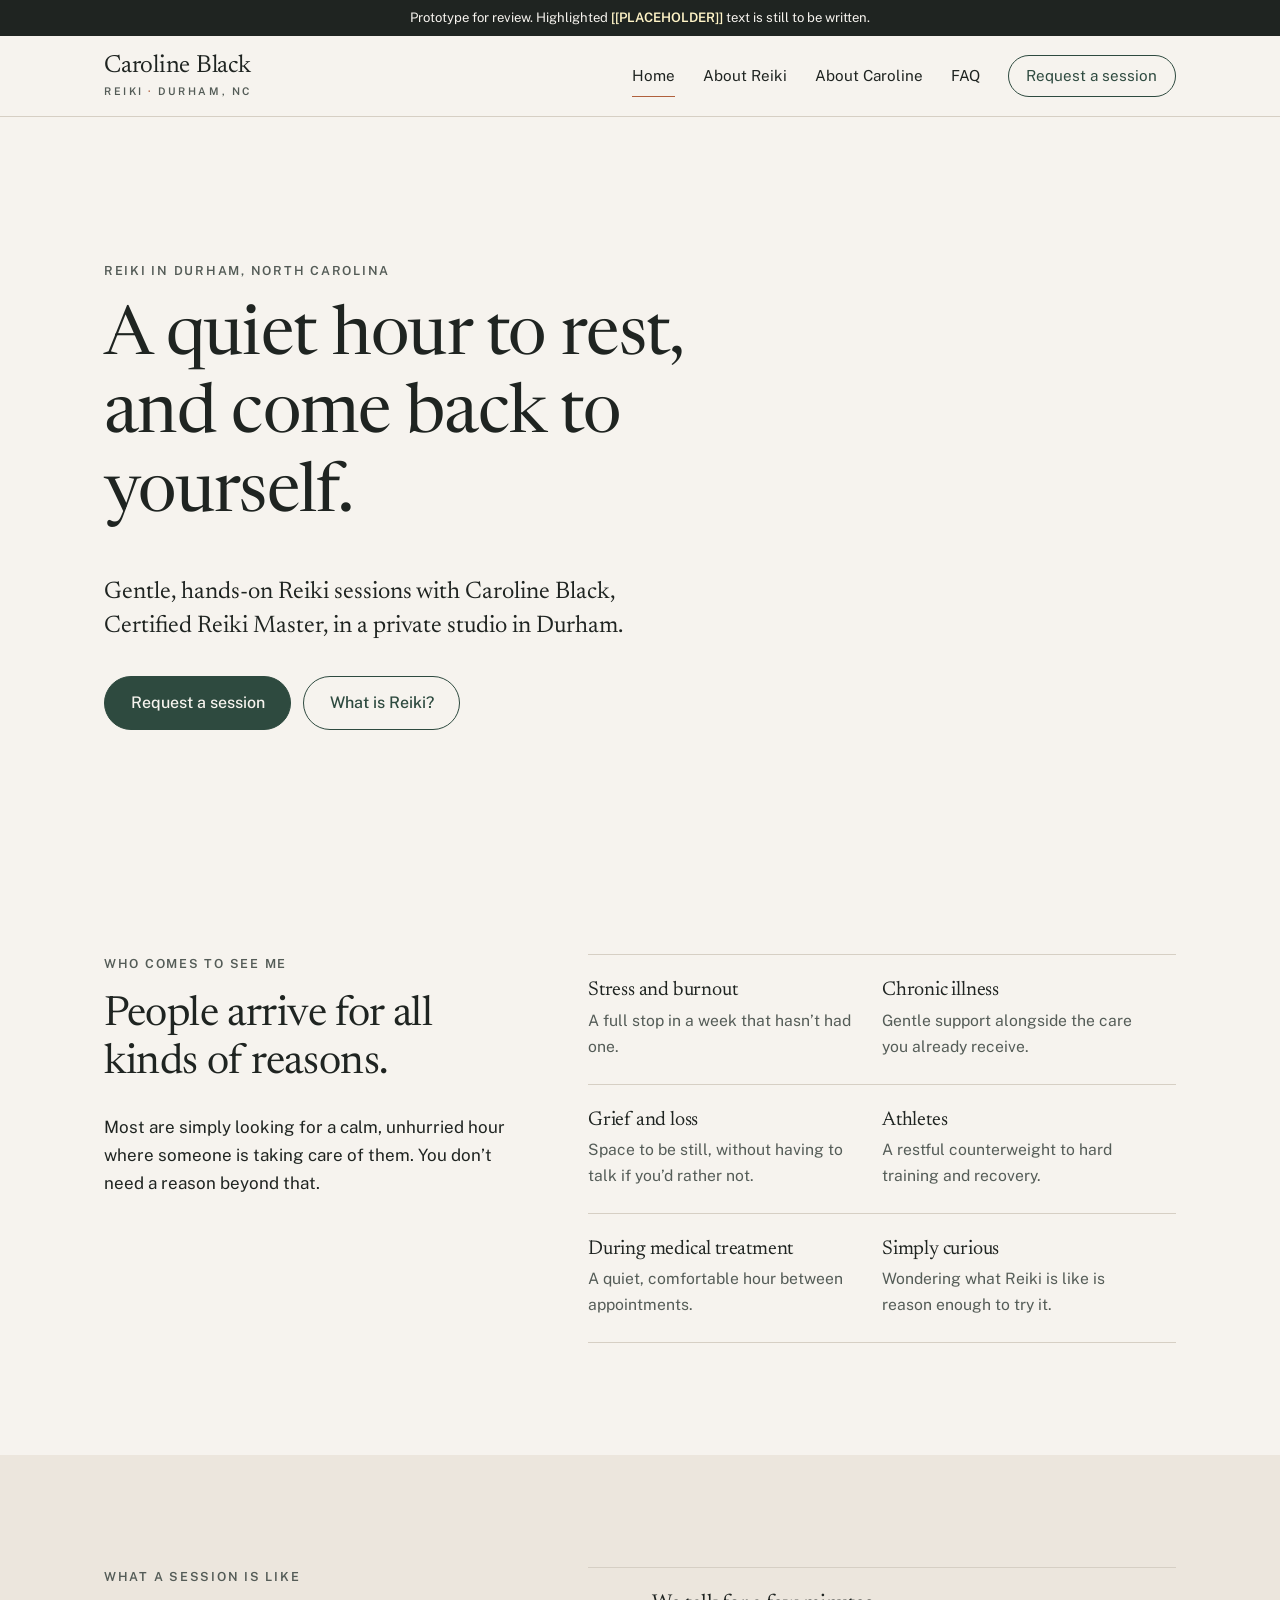
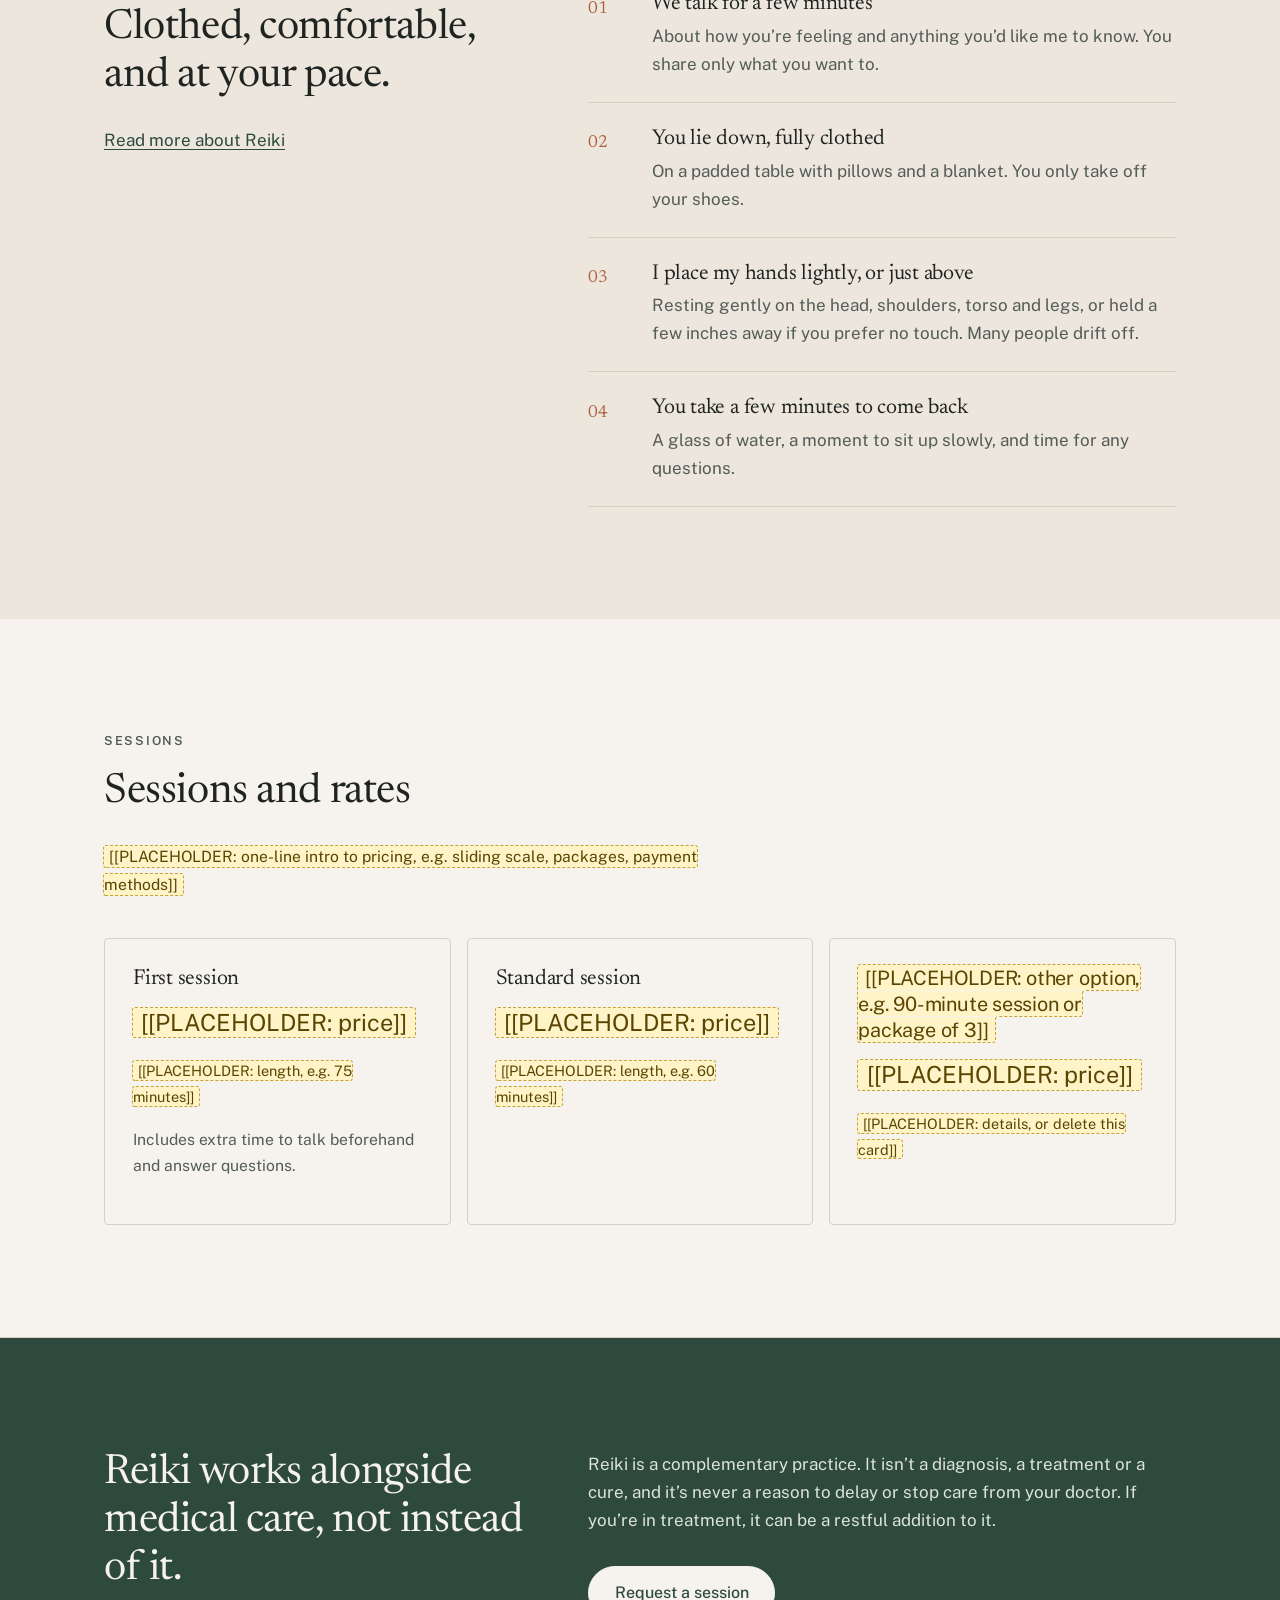
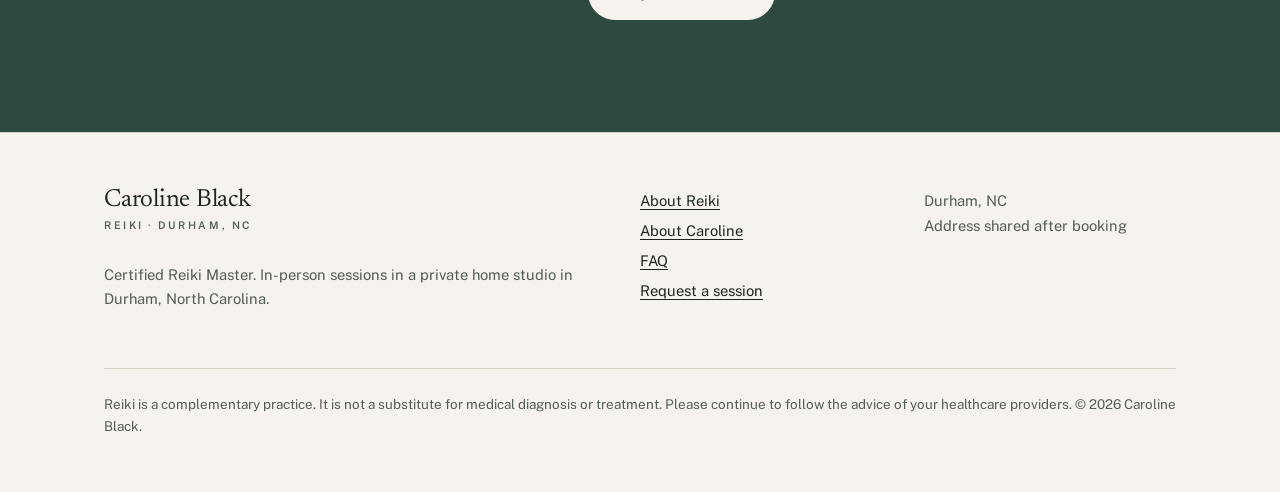
<file: index.html>
<!doctype html>
<html lang="en">
<head>
  <meta charset="utf-8">
  <meta name="viewport" content="width=device-width, initial-scale=1">
  <title>Caroline Black Reiki · Durham, NC</title>
  <meta name="description" content="Gentle, hands-on Reiki sessions with Caroline Black, Certified Reiki Master, in a private studio in Durham, North Carolina.">
  <!-- PROTOTYPE: keeps search engines from indexing placeholder content. Remove at launch. -->
  <meta name="robots" content="noindex">
  <meta name="theme-color" content="#F6F3EE">
  <link rel="icon" href="favicon.svg" type="image/svg+xml">
  <link rel="preconnect" href="https://fonts.googleapis.com">
  <link rel="preconnect" href="https://fonts.gstatic.com" crossorigin>
  <link href="https://fonts.googleapis.com/css2?family=Newsreader:ital,opsz,wght@0,6..72,400;0,6..72,500;1,6..72,400&family=Public+Sans:wght@400;500;600&display=swap" rel="stylesheet">
  <link rel="stylesheet" href="css/style.css">
  <script>document.documentElement.classList.add("js")</script>
  <script src="js/site.js" defer></script>
</head>
<body>
  <a class="skip-link" href="#main">Skip to content</a>
  <!-- PROTOTYPE BANNER: delete this div at launch -->
  <div class="proto-banner">Prototype for review. Highlighted <strong>[[PLACEHOLDER]]</strong> text is still to be written.</div>

  <header class="site-header">
    <div class="wrap">
      <a class="wordmark" href="index.html" aria-label="Caroline Black Reiki, home">
        <span class="wordmark__name">Caroline Black</span>
        <span class="wordmark__sub">Reiki <span aria-hidden="true">·</span> Durham, NC</span>
      </a>
      <button class="nav-toggle" type="button" aria-expanded="false" aria-controls="site-nav">Menu</button>
      <nav id="site-nav" class="site-nav" aria-label="Main">
        <ul>
          <li><a href="index.html" aria-current="page">Home</a></li>
          <li><a href="reiki.html">About Reiki</a></li>
          <li><a href="about.html">About Caroline</a></li>
          <li><a href="faq.html">FAQ</a></li>
          <li><a href="contact.html" class="nav-cta">Request a session</a></li>
        </ul>
      </nav>
    </div>
  </header>

  <main id="main">
  <section class="hero">
    <div class="wrap">
      <p class="eyebrow">Reiki in Durham, North Carolina</p>
      <h1>A quiet hour to rest, and come back to yourself.</h1>
      <p class="lede">Gentle, hands-on Reiki sessions with Caroline Black, Certified Reiki Master, in a private studio in Durham.</p>
      <div class="btn-row">
        <a class="btn" href="contact.html">Request a session</a>
        <a class="btn btn--ghost" href="reiki.html">What is Reiki?</a>
      </div>
    </div>
  </section>

  <section class="section" aria-labelledby="who-heading">
    <div class="wrap split">
      <div>
        <p class="eyebrow">Who comes to see me</p>
        <h2 id="who-heading">People arrive for all kinds of reasons.</h2>
        <p>Most are simply looking for a calm, unhurried hour where someone is taking care of them. You don’t need a reason beyond that.</p>
      </div>
      <ul class="who">
        <li>
          <h3>Stress and burnout</h3>
          <p>A full stop in a week that hasn’t had one.</p>
        </li>
        <li>
          <h3>Chronic illness</h3>
          <p>Gentle support alongside the care you already receive.</p>
        </li>
        <li>
          <h3>Grief and loss</h3>
          <p>Space to be still, without having to talk if you’d rather not.</p>
        </li>
        <li>
          <h3>Athletes</h3>
          <p>A restful counterweight to hard training and recovery.</p>
        </li>
        <li>
          <h3>During medical treatment</h3>
          <p>A quiet, comfortable hour between appointments.</p>
        </li>
        <li>
          <h3>Simply curious</h3>
          <p>Wondering what Reiki is like is reason enough to try it.</p>
        </li>
      </ul>
    </div>
  </section>

  <section class="section section--tint" aria-labelledby="session-heading">
    <div class="wrap split">
      <div>
        <p class="eyebrow">What a session is like</p>
        <h2 id="session-heading">Clothed, comfortable, and at your pace.</h2>
        <p><a href="reiki.html">Read more about Reiki</a></p>
      </div>
      <ol class="steps">
        <li>
          <div>
            <h3>We talk for a few minutes</h3>
            <p>About how you’re feeling and anything you’d like me to know. You share only what you want to.</p>
          </div>
        </li>
        <li>
          <div>
            <h3>You lie down, fully clothed</h3>
            <p>On a padded table with pillows and a blanket. You only take off your shoes.</p>
          </div>
        </li>
        <li>
          <div>
            <h3>I place my hands lightly, or just above</h3>
            <p>Resting gently on the head, shoulders, torso and legs, or held a few inches away if you prefer no touch. Many people drift off.</p>
          </div>
        </li>
        <li>
          <div>
            <h3>You take a few minutes to come back</h3>
            <p>A glass of water, a moment to sit up slowly, and time for any questions.</p>
          </div>
        </li>
      </ol>
    </div>
  </section>

  <section class="section" aria-labelledby="pricing-heading">
    <div class="wrap">
      <p class="eyebrow">Sessions</p>
      <h2 id="pricing-heading">Sessions and rates</h2>
      <p><span class="ph">[[PLACEHOLDER: one-line intro to pricing, e.g. sliding scale, packages, payment methods]]</span></p>
      <div class="cards">
        <div class="card">
          <h3>First session</h3>
          <p class="price"><span class="ph">[[PLACEHOLDER: price]]</span></p>
          <p><span class="ph">[[PLACEHOLDER: length, e.g. 75 minutes]]</span></p>
          <p>Includes extra time to talk beforehand and answer questions.</p>
        </div>
        <div class="card">
          <h3>Standard session</h3>
          <p class="price"><span class="ph">[[PLACEHOLDER: price]]</span></p>
          <p><span class="ph">[[PLACEHOLDER: length, e.g. 60 minutes]]</span></p>
        </div>
        <div class="card">
          <h3><span class="ph">[[PLACEHOLDER: other option, e.g. 90-minute session or package of 3]]</span></h3>
          <p class="price"><span class="ph">[[PLACEHOLDER: price]]</span></p>
          <p><span class="ph">[[PLACEHOLDER: details, or delete this card]]</span></p>
        </div>
      </div>
    </div>
  </section>

  <section class="section band" aria-labelledby="care-heading">
    <div class="wrap split">
      <div>
        <h2 id="care-heading">Reiki works alongside medical care, not instead of it.</h2>
      </div>
      <div>
        <p>Reiki is a complementary practice. It isn’t a diagnosis, a treatment or a cure, and it’s never a reason to delay or stop care from your doctor. If you’re in treatment, it can be a restful addition to it.</p>
        <div class="btn-row">
          <a class="btn" href="contact.html">Request a session</a>
        </div>
      </div>
    </div>
  </section>
  </main>

  <footer class="site-footer">
    <div class="wrap">
      <div class="footer-grid">
        <div>
          <p class="wordmark" style="padding:0"><span class="wordmark__name">Caroline Black</span><span class="wordmark__sub">Reiki <span aria-hidden="true">·</span> Durham, NC</span></p>
          <p style="margin-top:1rem">Certified Reiki Master. In-person sessions in a private home studio in Durham, North Carolina.</p>
        </div>
        <nav aria-label="Footer">
          <ul>
            <li><a href="reiki.html">About Reiki</a></li>
            <li><a href="about.html">About Caroline</a></li>
            <li><a href="faq.html">FAQ</a></li>
            <li><a href="contact.html">Request a session</a></li>
          </ul>
        </nav>
        <div>
          <p>Durham, NC<br>Address shared after booking</p>
        </div>
      </div>
      <p class="fine">Reiki is a complementary practice. It is not a substitute for medical diagnosis or treatment. Please continue to follow the advice of your healthcare providers. &copy; 2026 Caroline Black.</p>
    </div>
  </footer>
</body>
</html>
</file>
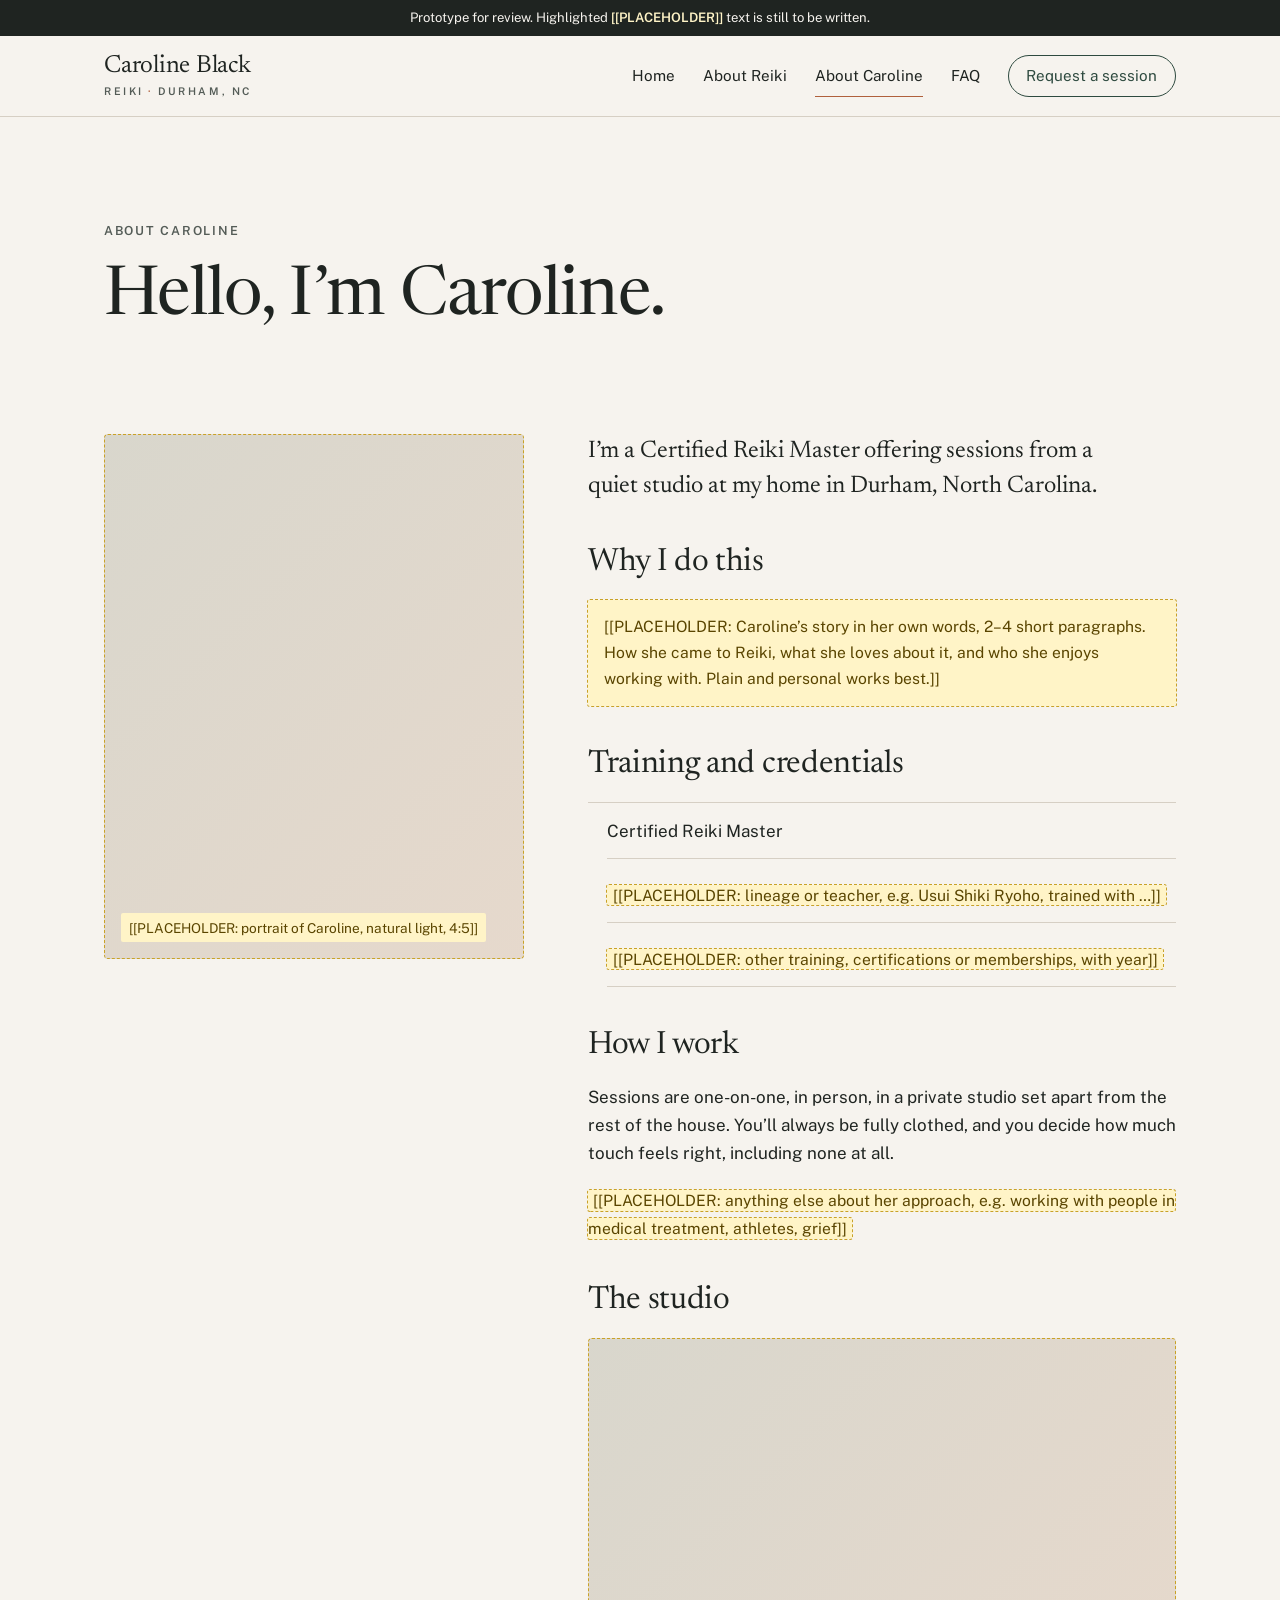
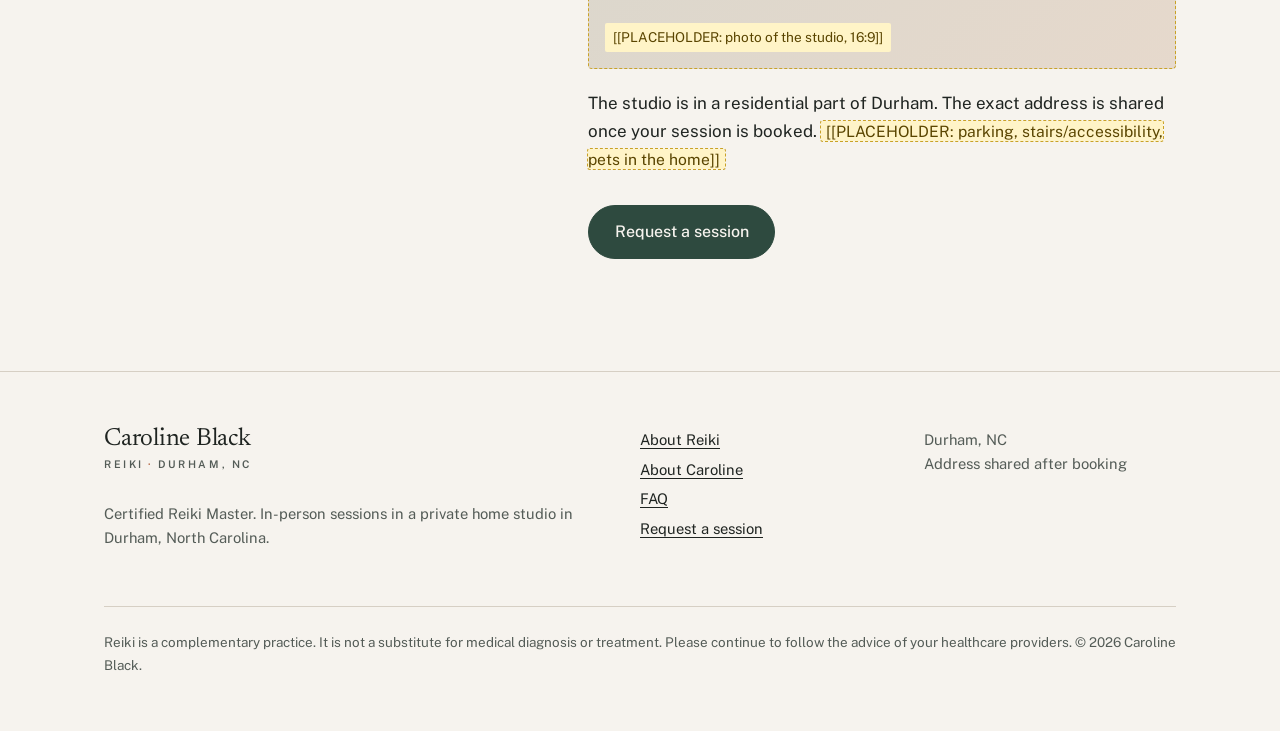
<file: about.html>
<!doctype html>
<html lang="en">
<head>
  <meta charset="utf-8">
  <meta name="viewport" content="width=device-width, initial-scale=1">
  <title>About Caroline · Caroline Black Reiki</title>
  <meta name="description" content="Caroline Black is a Certified Reiki Master offering in-person sessions in Durham, NC.">
  <!-- PROTOTYPE: keeps search engines from indexing placeholder content. Remove at launch. -->
  <meta name="robots" content="noindex">
  <meta name="theme-color" content="#F6F3EE">
  <link rel="icon" href="favicon.svg" type="image/svg+xml">
  <link rel="preconnect" href="https://fonts.googleapis.com">
  <link rel="preconnect" href="https://fonts.gstatic.com" crossorigin>
  <link href="https://fonts.googleapis.com/css2?family=Newsreader:ital,opsz,wght@0,6..72,400;0,6..72,500;1,6..72,400&family=Public+Sans:wght@400;500;600&display=swap" rel="stylesheet">
  <link rel="stylesheet" href="css/style.css">
  <script>document.documentElement.classList.add("js")</script>
  <script src="js/site.js" defer></script>
</head>
<body>
  <a class="skip-link" href="#main">Skip to content</a>
  <!-- PROTOTYPE BANNER: delete this div at launch -->
  <div class="proto-banner">Prototype for review. Highlighted <strong>[[PLACEHOLDER]]</strong> text is still to be written.</div>

  <header class="site-header">
    <div class="wrap">
      <a class="wordmark" href="index.html" aria-label="Caroline Black Reiki, home">
        <span class="wordmark__name">Caroline Black</span>
        <span class="wordmark__sub">Reiki <span aria-hidden="true">·</span> Durham, NC</span>
      </a>
      <button class="nav-toggle" type="button" aria-expanded="false" aria-controls="site-nav">Menu</button>
      <nav id="site-nav" class="site-nav" aria-label="Main">
        <ul>
          <li><a href="index.html">Home</a></li>
          <li><a href="reiki.html">About Reiki</a></li>
          <li><a href="about.html" aria-current="page">About Caroline</a></li>
          <li><a href="faq.html">FAQ</a></li>
          <li><a href="contact.html" class="nav-cta">Request a session</a></li>
        </ul>
      </nav>
    </div>
  </header>

  <main id="main">
  <header class="page-head">
    <div class="wrap">
      <p class="eyebrow">About Caroline</p>
      <h1>Hello, I’m Caroline.</h1>
    </div>
  </header>

  <section class="section" style="padding-top:0">
    <div class="wrap profile">
      <div>
        <figure class="photo-ph" role="img" aria-label="Placeholder for a portrait photo of Caroline">
          <span>[[PLACEHOLDER: portrait of Caroline, natural light, 4:5]]</span>
        </figure>
      </div>

      <div class="prose">
        <p class="lede">I’m a Certified Reiki Master offering sessions from a quiet studio at my home in Durham, North Carolina.</p>

        <h2>Why I do this</h2>
        <div class="ph">[[PLACEHOLDER: Caroline’s story in her own words, 2–4 short paragraphs. How she came to Reiki, what she loves about it, and who she enjoys working with. Plain and personal works best.]]</div>

        <h2>Training and credentials</h2>
        <ul class="creds">
          <li>Certified Reiki Master</li>
          <li><span class="ph">[[PLACEHOLDER: lineage or teacher, e.g. Usui Shiki Ryoho, trained with …]]</span></li>
          <li><span class="ph">[[PLACEHOLDER: other training, certifications or memberships, with year]]</span></li>
        </ul>

        <h2>How I work</h2>
        <p>Sessions are one-on-one, in person, in a private studio set apart from the rest of the house. You’ll always be fully clothed, and you decide how much touch feels right, including none at all.</p>
        <p><span class="ph">[[PLACEHOLDER: anything else about her approach, e.g. working with people in medical treatment, athletes, grief]]</span></p>

        <h2>The studio</h2>
        <figure class="photo-ph photo-ph--wide" role="img" aria-label="Placeholder for a photo of the studio">
          <span>[[PLACEHOLDER: photo of the studio, 16:9]]</span>
        </figure>
        <p style="margin-top:1.25rem">The studio is in a residential part of Durham. The exact address is shared once your session is booked. <span class="ph">[[PLACEHOLDER: parking, stairs/accessibility, pets in the home]]</span></p>

        <div class="btn-row">
          <a class="btn" href="contact.html">Request a session</a>
        </div>
      </div>
    </div>
  </section>
  </main>

  <footer class="site-footer">
    <div class="wrap">
      <div class="footer-grid">
        <div>
          <p class="wordmark" style="padding:0"><span class="wordmark__name">Caroline Black</span><span class="wordmark__sub">Reiki <span aria-hidden="true">·</span> Durham, NC</span></p>
          <p style="margin-top:1rem">Certified Reiki Master. In-person sessions in a private home studio in Durham, North Carolina.</p>
        </div>
        <nav aria-label="Footer">
          <ul>
            <li><a href="reiki.html">About Reiki</a></li>
            <li><a href="about.html">About Caroline</a></li>
            <li><a href="faq.html">FAQ</a></li>
            <li><a href="contact.html">Request a session</a></li>
          </ul>
        </nav>
        <div>
          <p>Durham, NC<br>Address shared after booking</p>
        </div>
      </div>
      <p class="fine">Reiki is a complementary practice. It is not a substitute for medical diagnosis or treatment. Please continue to follow the advice of your healthcare providers. &copy; 2026 Caroline Black.</p>
    </div>
  </footer>
</body>
</html>
</file>
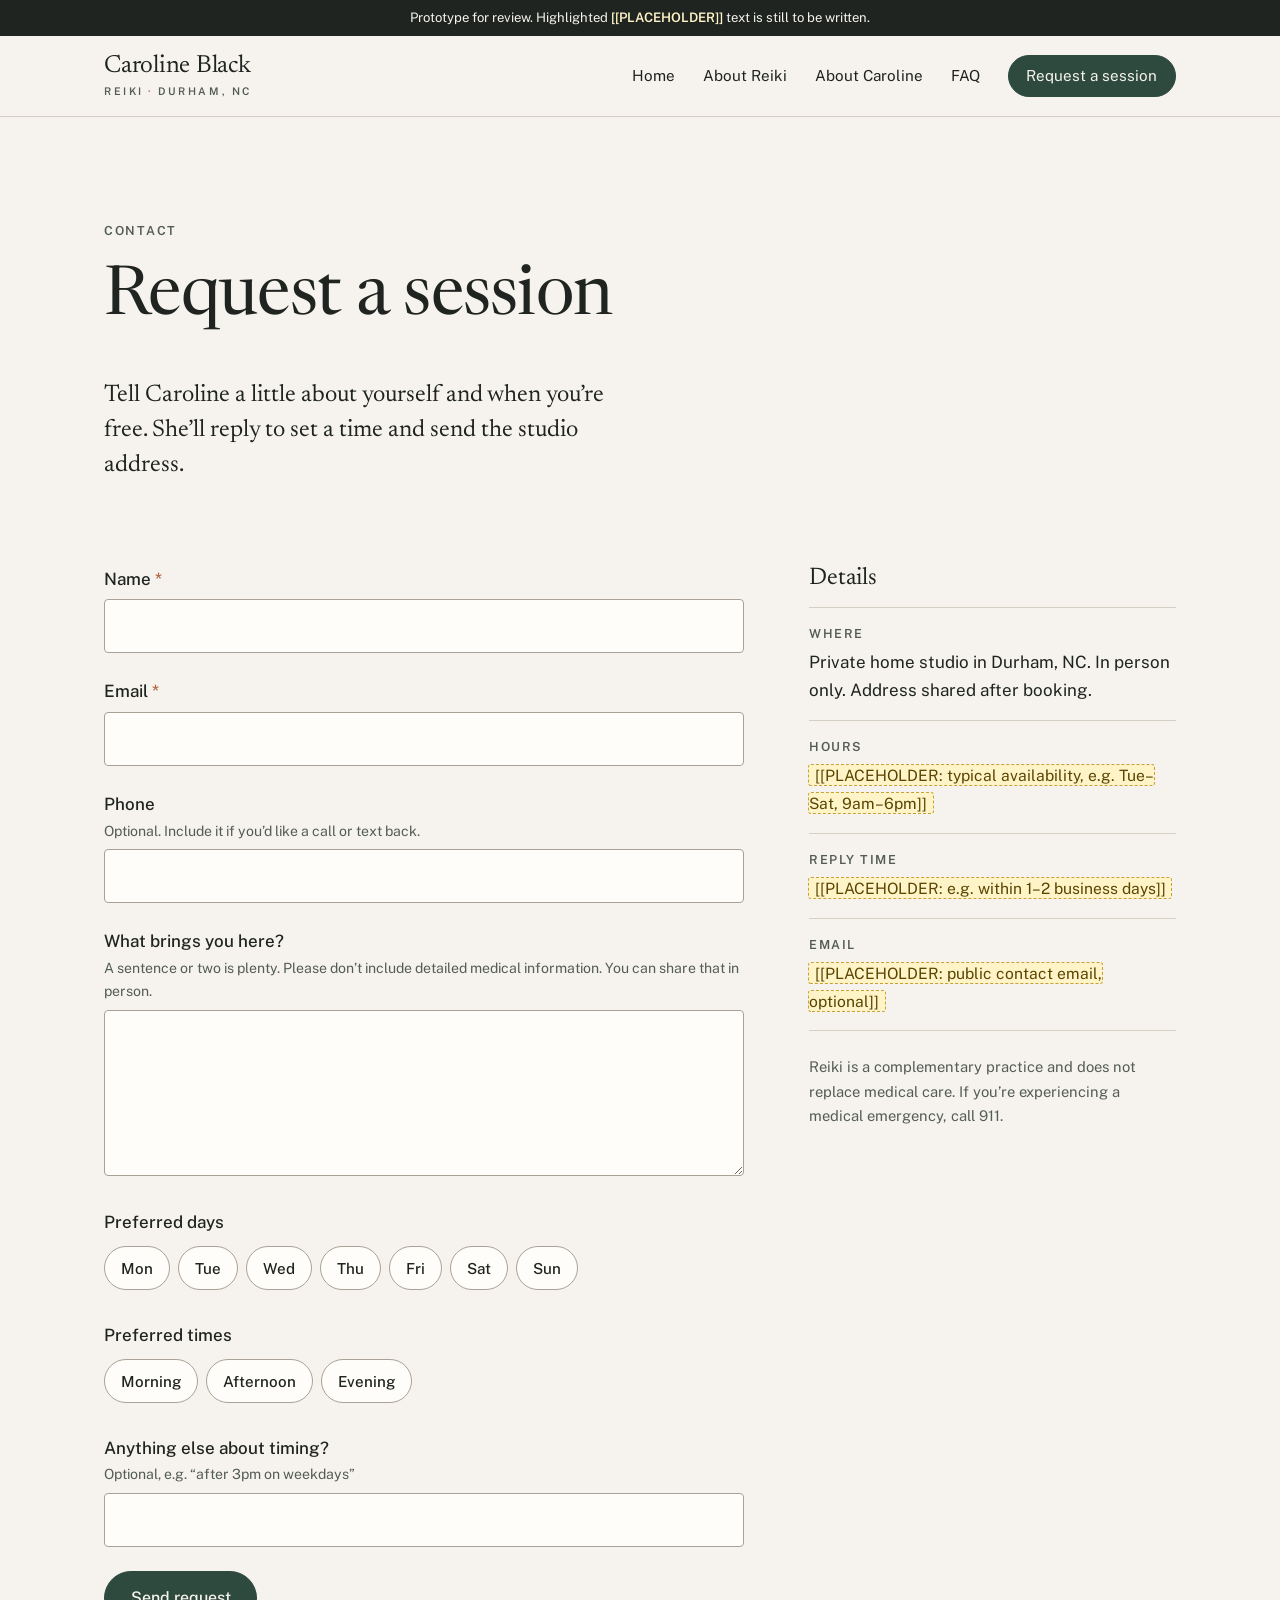
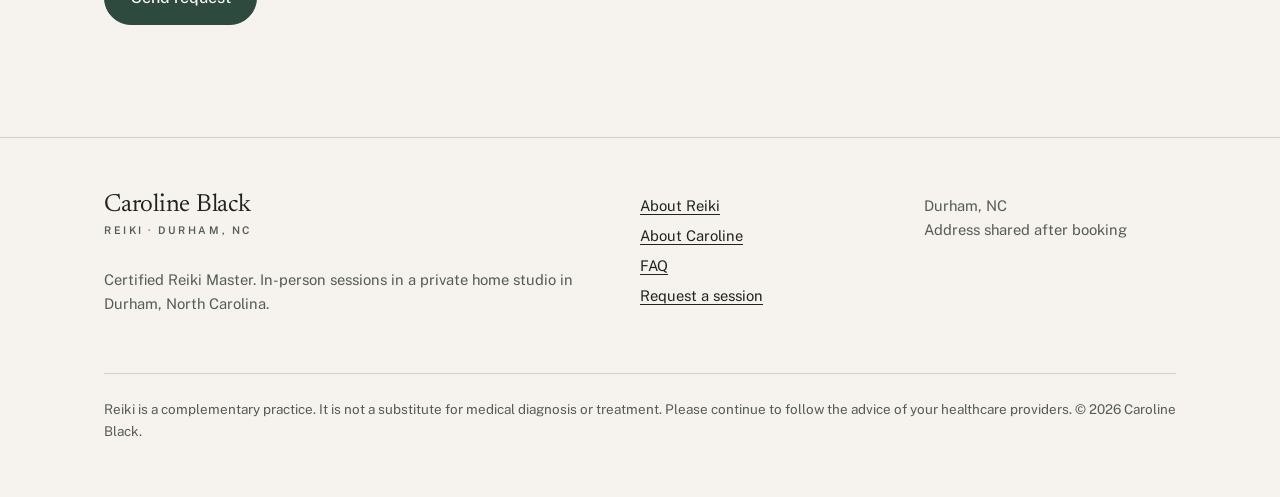
<file: contact.html>
<!doctype html>
<html lang="en">
<head>
  <meta charset="utf-8">
  <meta name="viewport" content="width=device-width, initial-scale=1">
  <title>Request a session · Caroline Black Reiki</title>
  <meta name="description" content="Request a Reiki session with Caroline Black in Durham, NC.">
  <!-- PROTOTYPE: keeps search engines from indexing placeholder content. Remove at launch. -->
  <meta name="robots" content="noindex">
  <meta name="theme-color" content="#F6F3EE">
  <link rel="icon" href="favicon.svg" type="image/svg+xml">
  <link rel="preconnect" href="https://fonts.googleapis.com">
  <link rel="preconnect" href="https://fonts.gstatic.com" crossorigin>
  <link href="https://fonts.googleapis.com/css2?family=Newsreader:ital,opsz,wght@0,6..72,400;0,6..72,500;1,6..72,400&family=Public+Sans:wght@400;500;600&display=swap" rel="stylesheet">
  <link rel="stylesheet" href="css/style.css">
  <script>document.documentElement.classList.add("js")</script>
  <script src="js/site.js" defer></script>
</head>
<body>
  <a class="skip-link" href="#main">Skip to content</a>
  <!-- PROTOTYPE BANNER: delete this div at launch -->
  <div class="proto-banner">Prototype for review. Highlighted <strong>[[PLACEHOLDER]]</strong> text is still to be written.</div>

  <header class="site-header">
    <div class="wrap">
      <a class="wordmark" href="index.html" aria-label="Caroline Black Reiki, home">
        <span class="wordmark__name">Caroline Black</span>
        <span class="wordmark__sub">Reiki <span aria-hidden="true">·</span> Durham, NC</span>
      </a>
      <button class="nav-toggle" type="button" aria-expanded="false" aria-controls="site-nav">Menu</button>
      <nav id="site-nav" class="site-nav" aria-label="Main">
        <ul>
          <li><a href="index.html">Home</a></li>
          <li><a href="reiki.html">About Reiki</a></li>
          <li><a href="about.html">About Caroline</a></li>
          <li><a href="faq.html">FAQ</a></li>
          <li><a href="contact.html" class="nav-cta" aria-current="page">Request a session</a></li>
        </ul>
      </nav>
    </div>
  </header>

  <main id="main">
  <header class="page-head">
    <div class="wrap">
      <p class="eyebrow">Contact</p>
      <h1>Request a session</h1>
      <p class="lede">Tell Caroline a little about yourself and when you’re free. She’ll reply to set a time and send the studio address.</p>
    </div>
  </header>

  <section class="section" style="padding-top:0">
    <div class="wrap contact-grid">
      <!--
        FORM BACKEND: Formspree (https://formspree.io).
        Replace PLACEHOLDER_FORM_ID below with the form ID from Buster's Formspree
        dashboard, e.g. https://formspree.io/f/xyzabcde
        The destination email is set inside Formspree, not here.
      -->
      <form id="contact-form" class="form" action="https://formspree.io/f/PLACEHOLDER_FORM_ID" method="POST">
        <input type="hidden" name="_subject" value="New Reiki session request">
        <div class="hp" aria-hidden="true">
          <label for="gotcha">Leave this field empty</label>
          <input type="text" id="gotcha" name="_gotcha" tabindex="-1" autocomplete="off">
        </div>

        <div class="field">
          <label for="name">Name <span class="req" aria-hidden="true">*</span></label>
          <input type="text" id="name" name="name" autocomplete="name" required>
        </div>

        <div class="field">
          <label for="email">Email <span class="req" aria-hidden="true">*</span></label>
          <input type="email" id="email" name="email" autocomplete="email" required>
        </div>

        <div class="field">
          <label for="phone">Phone <span class="hint">Optional. Include it if you’d like a call or text back.</span></label>
          <input type="tel" id="phone" name="phone" autocomplete="tel">
        </div>

        <div class="field">
          <label for="message">What brings you here? <span class="hint">A sentence or two is plenty. Please don’t include detailed medical information. You can share that in person.</span></label>
          <textarea id="message" name="message" rows="5"></textarea>
        </div>

        <fieldset class="field">
          <legend>Preferred days</legend>
          <div class="checks">
            <label class="check"><input type="checkbox" name="days" value="Monday"><span>Mon</span></label>
            <label class="check"><input type="checkbox" name="days" value="Tuesday"><span>Tue</span></label>
            <label class="check"><input type="checkbox" name="days" value="Wednesday"><span>Wed</span></label>
            <label class="check"><input type="checkbox" name="days" value="Thursday"><span>Thu</span></label>
            <label class="check"><input type="checkbox" name="days" value="Friday"><span>Fri</span></label>
            <label class="check"><input type="checkbox" name="days" value="Saturday"><span>Sat</span></label>
            <label class="check"><input type="checkbox" name="days" value="Sunday"><span>Sun</span></label>
          </div>
        </fieldset>

        <fieldset class="field">
          <legend>Preferred times</legend>
          <div class="checks">
            <label class="check"><input type="checkbox" name="times" value="Morning"><span>Morning</span></label>
            <label class="check"><input type="checkbox" name="times" value="Afternoon"><span>Afternoon</span></label>
            <label class="check"><input type="checkbox" name="times" value="Evening"><span>Evening</span></label>
          </div>
        </fieldset>

        <div class="field">
          <label for="timing">Anything else about timing? <span class="hint">Optional, e.g. “after 3pm on weekdays”</span></label>
          <input type="text" id="timing" name="timing_notes">
        </div>

        <button type="submit" class="btn">Send request</button>
        <div id="form-status" class="form-status" role="status" aria-live="polite" tabindex="-1"></div>
      </form>

      <aside class="aside" aria-labelledby="details-heading">
        <h2 id="details-heading">Details</h2>
        <dl>
          <dt>Where</dt>
          <dd>Private home studio in Durham, NC. In person only. Address shared after booking.</dd>
          <dt>Hours</dt>
          <dd><span class="ph">[[PLACEHOLDER: typical availability, e.g. Tue–Sat, 9am–6pm]]</span></dd>
          <dt>Reply time</dt>
          <dd><span class="ph">[[PLACEHOLDER: e.g. within 1–2 business days]]</span></dd>
          <dt>Email</dt>
          <dd><span class="ph">[[PLACEHOLDER: public contact email, optional]]</span></dd>
        </dl>
        <p style="margin-top:1.5rem;font-size:0.92rem;color:var(--ink-soft)">Reiki is a complementary practice and does not replace medical care. If you’re experiencing a medical emergency, call 911.</p>
      </aside>
    </div>
  </section>
  </main>

  <footer class="site-footer">
    <div class="wrap">
      <div class="footer-grid">
        <div>
          <p class="wordmark" style="padding:0"><span class="wordmark__name">Caroline Black</span><span class="wordmark__sub">Reiki <span aria-hidden="true">·</span> Durham, NC</span></p>
          <p style="margin-top:1rem">Certified Reiki Master. In-person sessions in a private home studio in Durham, North Carolina.</p>
        </div>
        <nav aria-label="Footer">
          <ul>
            <li><a href="reiki.html">About Reiki</a></li>
            <li><a href="about.html">About Caroline</a></li>
            <li><a href="faq.html">FAQ</a></li>
            <li><a href="contact.html">Request a session</a></li>
          </ul>
        </nav>
        <div>
          <p>Durham, NC<br>Address shared after booking</p>
        </div>
      </div>
      <p class="fine">Reiki is a complementary practice. It is not a substitute for medical diagnosis or treatment. Please continue to follow the advice of your healthcare providers. &copy; 2026 Caroline Black.</p>
    </div>
  </footer>
</body>
</html>
</file>
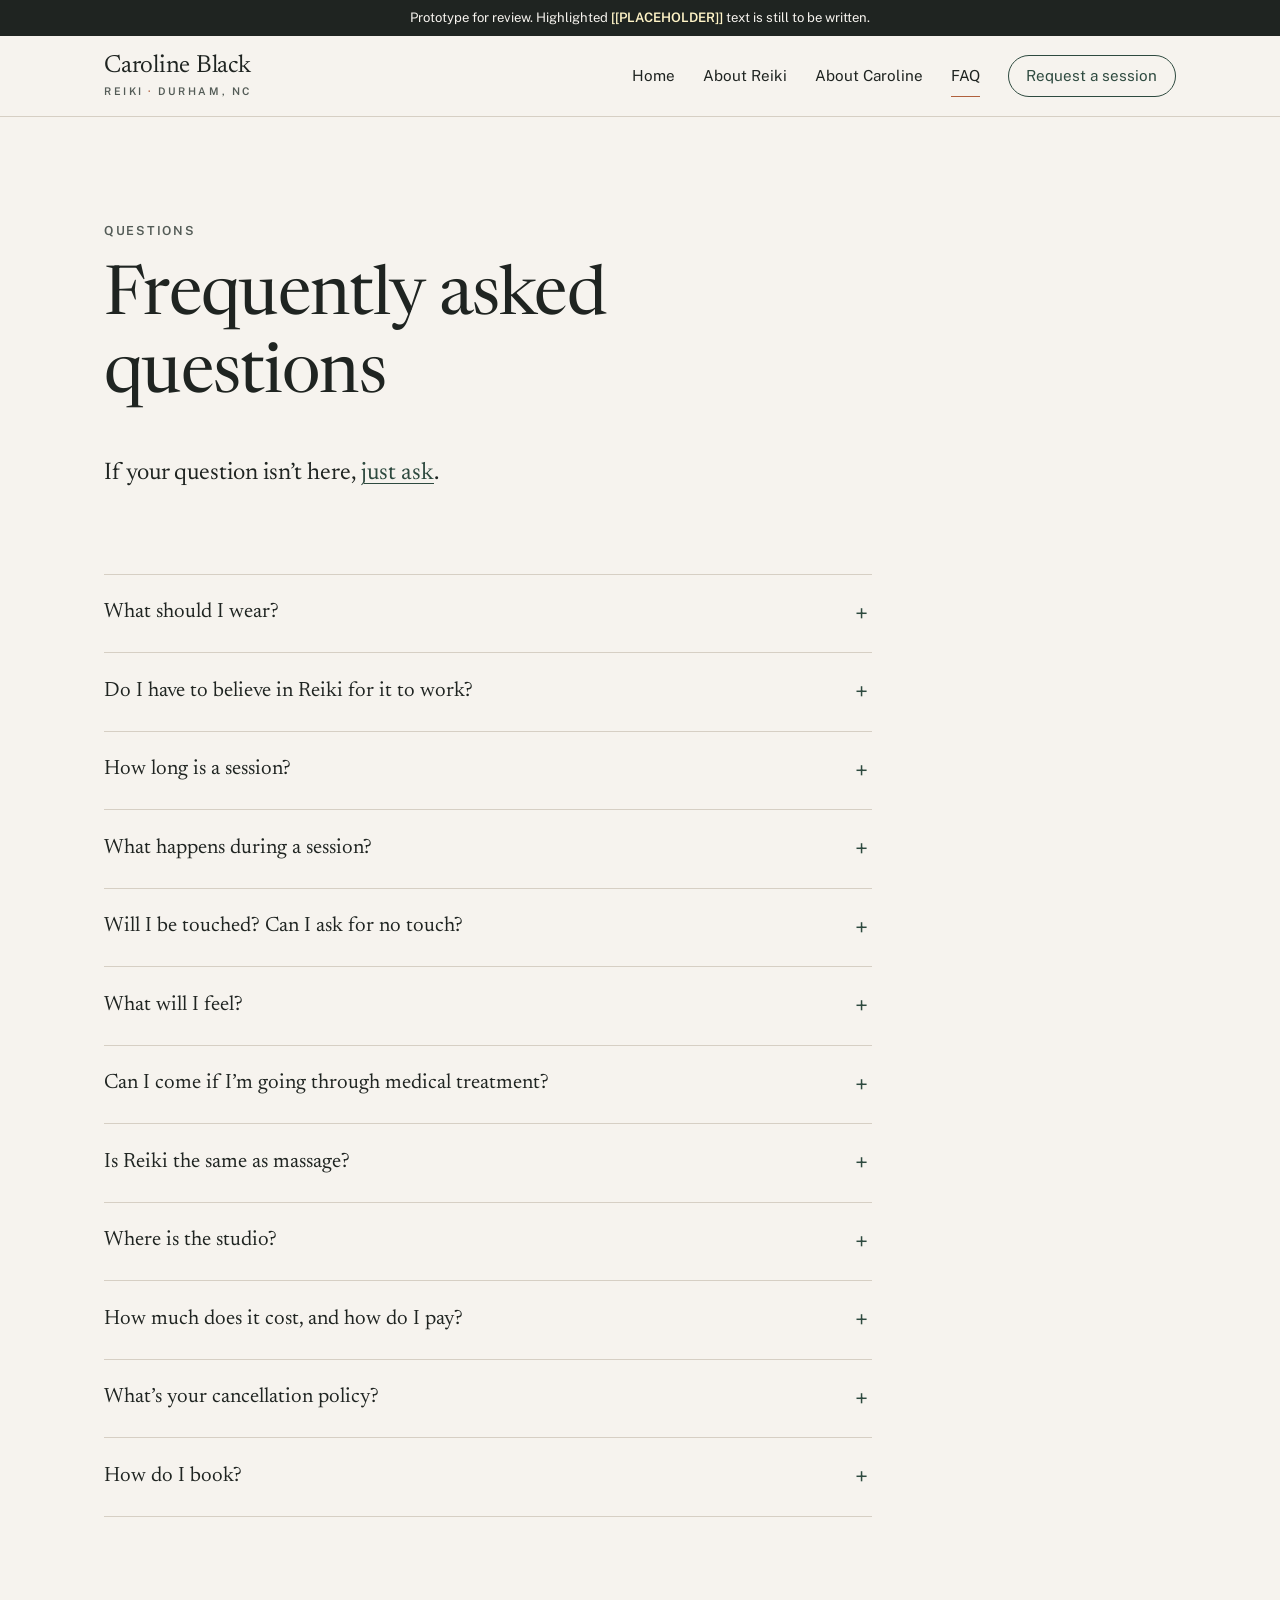
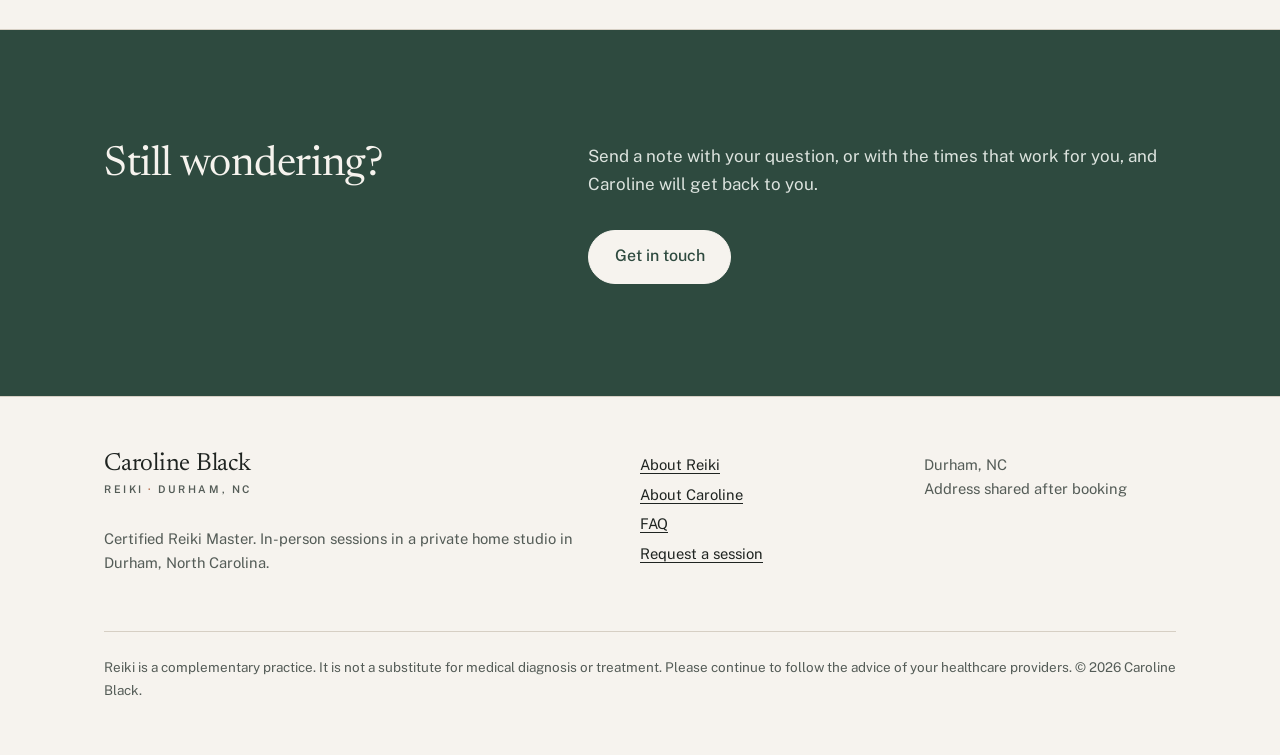
<file: faq.html>
<!doctype html>
<html lang="en">
<head>
  <meta charset="utf-8">
  <meta name="viewport" content="width=device-width, initial-scale=1">
  <title>FAQ · Caroline Black Reiki</title>
  <meta name="description" content="Answers to common questions about Reiki sessions in Durham, NC: what to wear, what to expect, and more.">
  <!-- PROTOTYPE: keeps search engines from indexing placeholder content. Remove at launch. -->
  <meta name="robots" content="noindex">
  <meta name="theme-color" content="#F6F3EE">
  <link rel="icon" href="favicon.svg" type="image/svg+xml">
  <link rel="preconnect" href="https://fonts.googleapis.com">
  <link rel="preconnect" href="https://fonts.gstatic.com" crossorigin>
  <link href="https://fonts.googleapis.com/css2?family=Newsreader:ital,opsz,wght@0,6..72,400;0,6..72,500;1,6..72,400&family=Public+Sans:wght@400;500;600&display=swap" rel="stylesheet">
  <link rel="stylesheet" href="css/style.css">
  <script>document.documentElement.classList.add("js")</script>
  <script src="js/site.js" defer></script>
</head>
<body>
  <a class="skip-link" href="#main">Skip to content</a>
  <!-- PROTOTYPE BANNER: delete this div at launch -->
  <div class="proto-banner">Prototype for review. Highlighted <strong>[[PLACEHOLDER]]</strong> text is still to be written.</div>

  <header class="site-header">
    <div class="wrap">
      <a class="wordmark" href="index.html" aria-label="Caroline Black Reiki, home">
        <span class="wordmark__name">Caroline Black</span>
        <span class="wordmark__sub">Reiki <span aria-hidden="true">·</span> Durham, NC</span>
      </a>
      <button class="nav-toggle" type="button" aria-expanded="false" aria-controls="site-nav">Menu</button>
      <nav id="site-nav" class="site-nav" aria-label="Main">
        <ul>
          <li><a href="index.html">Home</a></li>
          <li><a href="reiki.html">About Reiki</a></li>
          <li><a href="about.html">About Caroline</a></li>
          <li><a href="faq.html" aria-current="page">FAQ</a></li>
          <li><a href="contact.html" class="nav-cta">Request a session</a></li>
        </ul>
      </nav>
    </div>
  </header>

  <main id="main">
  <header class="page-head">
    <div class="wrap">
      <p class="eyebrow">Questions</p>
      <h1>Frequently asked questions</h1>
      <p class="lede">If your question isn’t here, <a href="contact.html">just ask</a>.</p>
    </div>
  </header>

  <section class="section" style="padding-top:0">
    <div class="wrap">
      <div class="faq">
        <details>
          <summary>What should I wear?</summary>
          <div class="answer">
            <p>Anything comfortable. You stay fully clothed and only take off your shoes. Soft, loose layers are ideal. You might want to skip a belt or bulky jewelry.</p>
          </div>
        </details>

        <details>
          <summary>Do I have to believe in Reiki for it to work?</summary>
          <div class="answer">
            <p>No. You don’t need any particular beliefs, spiritual or otherwise. Plenty of people come skeptical or just curious. All you need to do is lie down and rest.</p>
          </div>
        </details>

        <details>
          <summary>How long is a session?</summary>
          <div class="answer">
            <p><span class="ph">[[PLACEHOLDER: session lengths, e.g. first session 75 minutes including a short conversation; regular sessions 60 minutes]]</span></p>
          </div>
        </details>

        <details>
          <summary>What happens during a session?</summary>
          <div class="answer">
            <p>We start with a short conversation. Then you lie face up on a padded table with a pillow and blanket while Caroline rests her hands lightly on, or just above, a series of places from head to feet. It’s quiet and unhurried. Afterward there’s time to sit up slowly and ask questions. <a href="reiki.html#session">More detail on the About Reiki page.</a></p>
          </div>
        </details>

        <details>
          <summary>Will I be touched? Can I ask for no touch?</summary>
          <div class="answer">
            <p>Touch is always light and non-invasive, never massage, and never anywhere private. If you’d prefer no touch at all, Caroline will keep her hands a few inches above your body. Just say so at any point, before or during the session.</p>
          </div>
        </details>

        <details>
          <summary>What will I feel?</summary>
          <div class="answer">
            <p>It varies. Many people feel deeply relaxed, notice warmth or tingling, or fall asleep. Some don’t notice much during the session but feel calmer afterward. There’s no wrong experience.</p>
          </div>
        </details>

        <details>
          <summary>Can I come if I’m going through medical treatment?</summary>
          <div class="answer">
            <p>Yes. Many people find Reiki a restful complement to treatment. It doesn’t replace medical care, and Caroline doesn’t give medical advice. It’s a good idea to let your care team know. Please mention anything relevant (like a port, recent surgery, or trouble lying flat) when you book so the session can be set up comfortably for you.</p>
          </div>
        </details>

        <details>
          <summary>Is Reiki the same as massage?</summary>
          <div class="answer">
            <p>No. There’s no pressure, rubbing or manipulation of muscles, and you stay clothed. Hands simply rest still for a few minutes in each position.</p>
          </div>
        </details>

        <details>
          <summary>Where is the studio?</summary>
          <div class="answer">
            <p>In a private home studio in Durham, NC. The exact address is sent once your session is confirmed. <span class="ph">[[PLACEHOLDER: neighborhood or general area, parking notes]]</span></p>
          </div>
        </details>

        <details>
          <summary>How much does it cost, and how do I pay?</summary>
          <div class="answer">
            <p><span class="ph">[[PLACEHOLDER: prices, first-session rate, accepted payment methods (card, Venmo, cash, HSA/FSA?)]]</span></p>
          </div>
        </details>

        <details>
          <summary>What’s your cancellation policy?</summary>
          <div class="answer">
            <p><span class="ph">[[PLACEHOLDER: cancellation policy, e.g. please give 24 hours’ notice; late cancellations are charged …]]</span></p>
          </div>
        </details>

        <details>
          <summary>How do I book?</summary>
          <div class="answer">
            <p>Send a request through the <a href="contact.html">contact form</a> with the days and times that suit you. Caroline will reply to find a time and send the address.</p>
          </div>
        </details>
      </div>
    </div>
  </section>

  <section class="section band" aria-labelledby="faq-cta">
    <div class="wrap split">
      <div><h2 id="faq-cta">Still wondering?</h2></div>
      <div>
        <p>Send a note with your question, or with the times that work for you, and Caroline will get back to you.</p>
        <div class="btn-row"><a class="btn" href="contact.html">Get in touch</a></div>
      </div>
    </div>
  </section>
  </main>

  <footer class="site-footer">
    <div class="wrap">
      <div class="footer-grid">
        <div>
          <p class="wordmark" style="padding:0"><span class="wordmark__name">Caroline Black</span><span class="wordmark__sub">Reiki <span aria-hidden="true">·</span> Durham, NC</span></p>
          <p style="margin-top:1rem">Certified Reiki Master. In-person sessions in a private home studio in Durham, North Carolina.</p>
        </div>
        <nav aria-label="Footer">
          <ul>
            <li><a href="reiki.html">About Reiki</a></li>
            <li><a href="about.html">About Caroline</a></li>
            <li><a href="faq.html">FAQ</a></li>
            <li><a href="contact.html">Request a session</a></li>
          </ul>
        </nav>
        <div>
          <p>Durham, NC<br>Address shared after booking</p>
        </div>
      </div>
      <p class="fine">Reiki is a complementary practice. It is not a substitute for medical diagnosis or treatment. Please continue to follow the advice of your healthcare providers. &copy; 2026 Caroline Black.</p>
    </div>
  </footer>
</body>
</html>
</file>
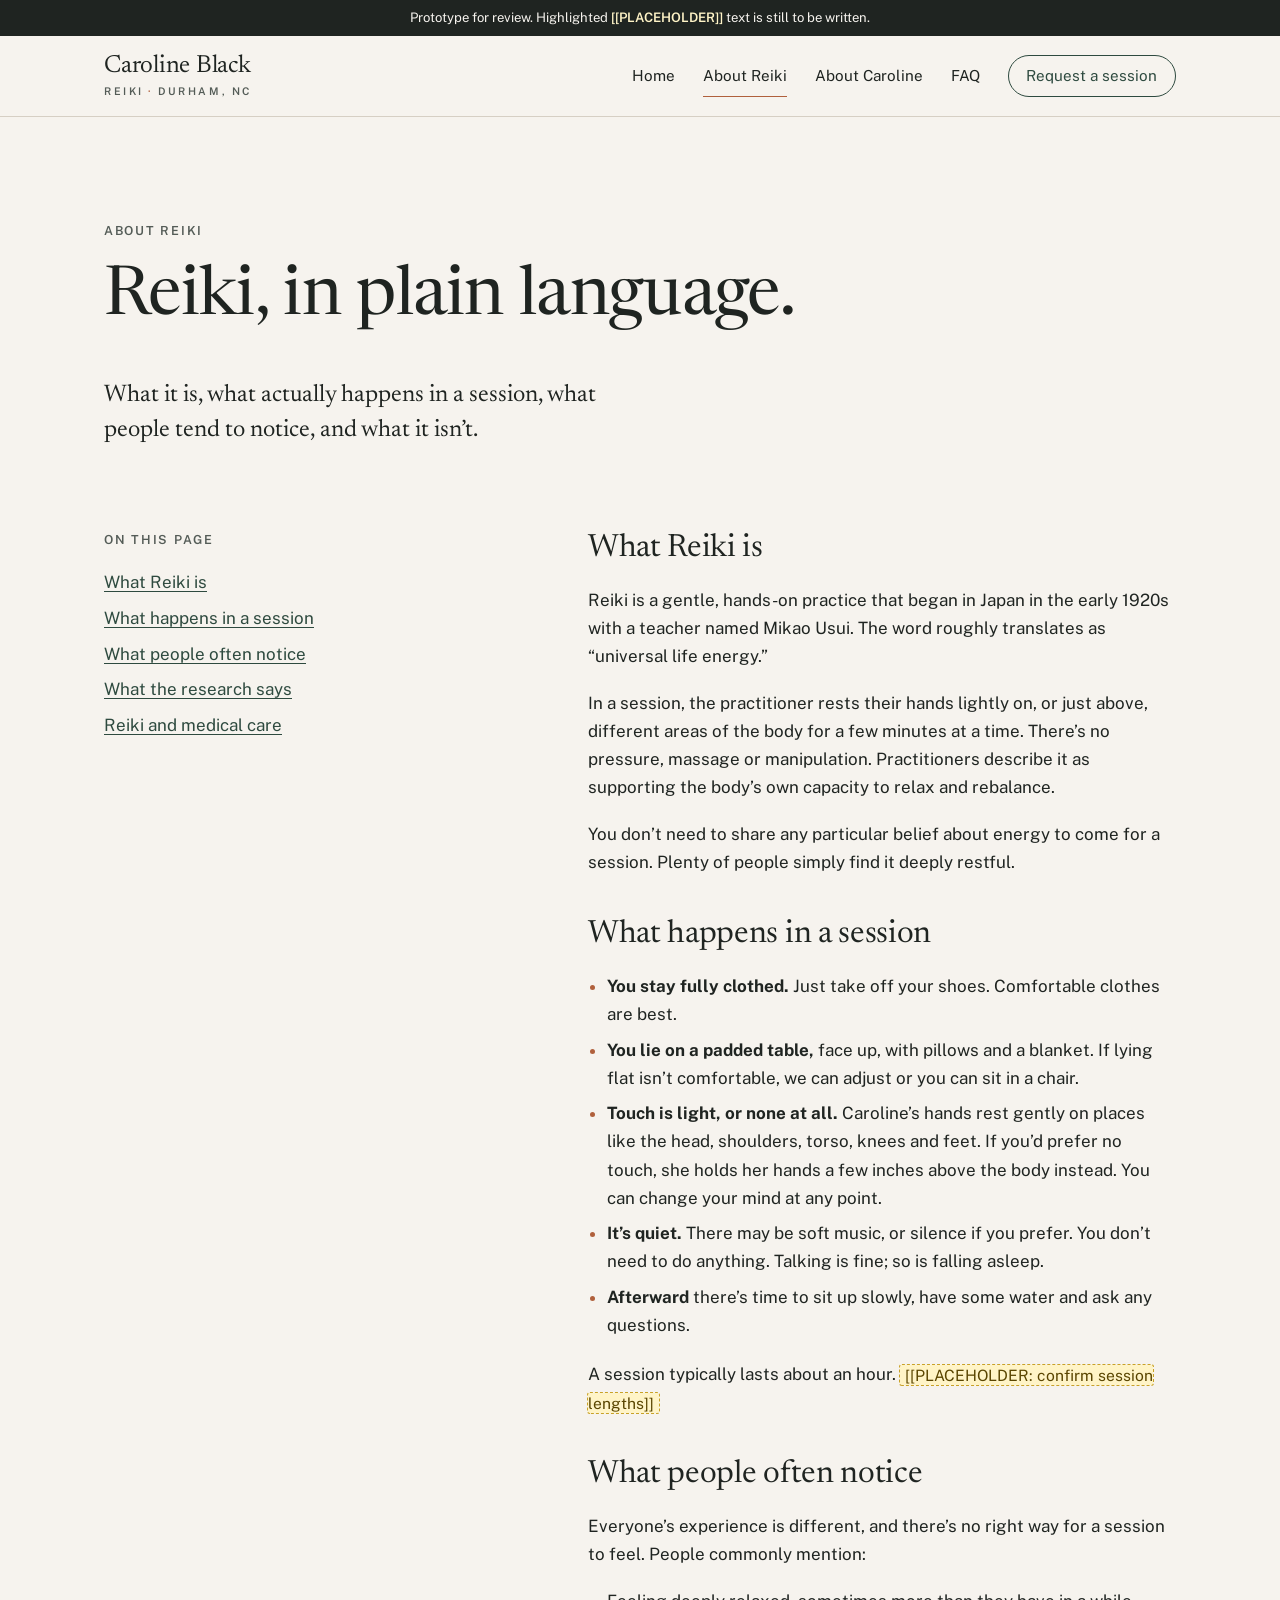
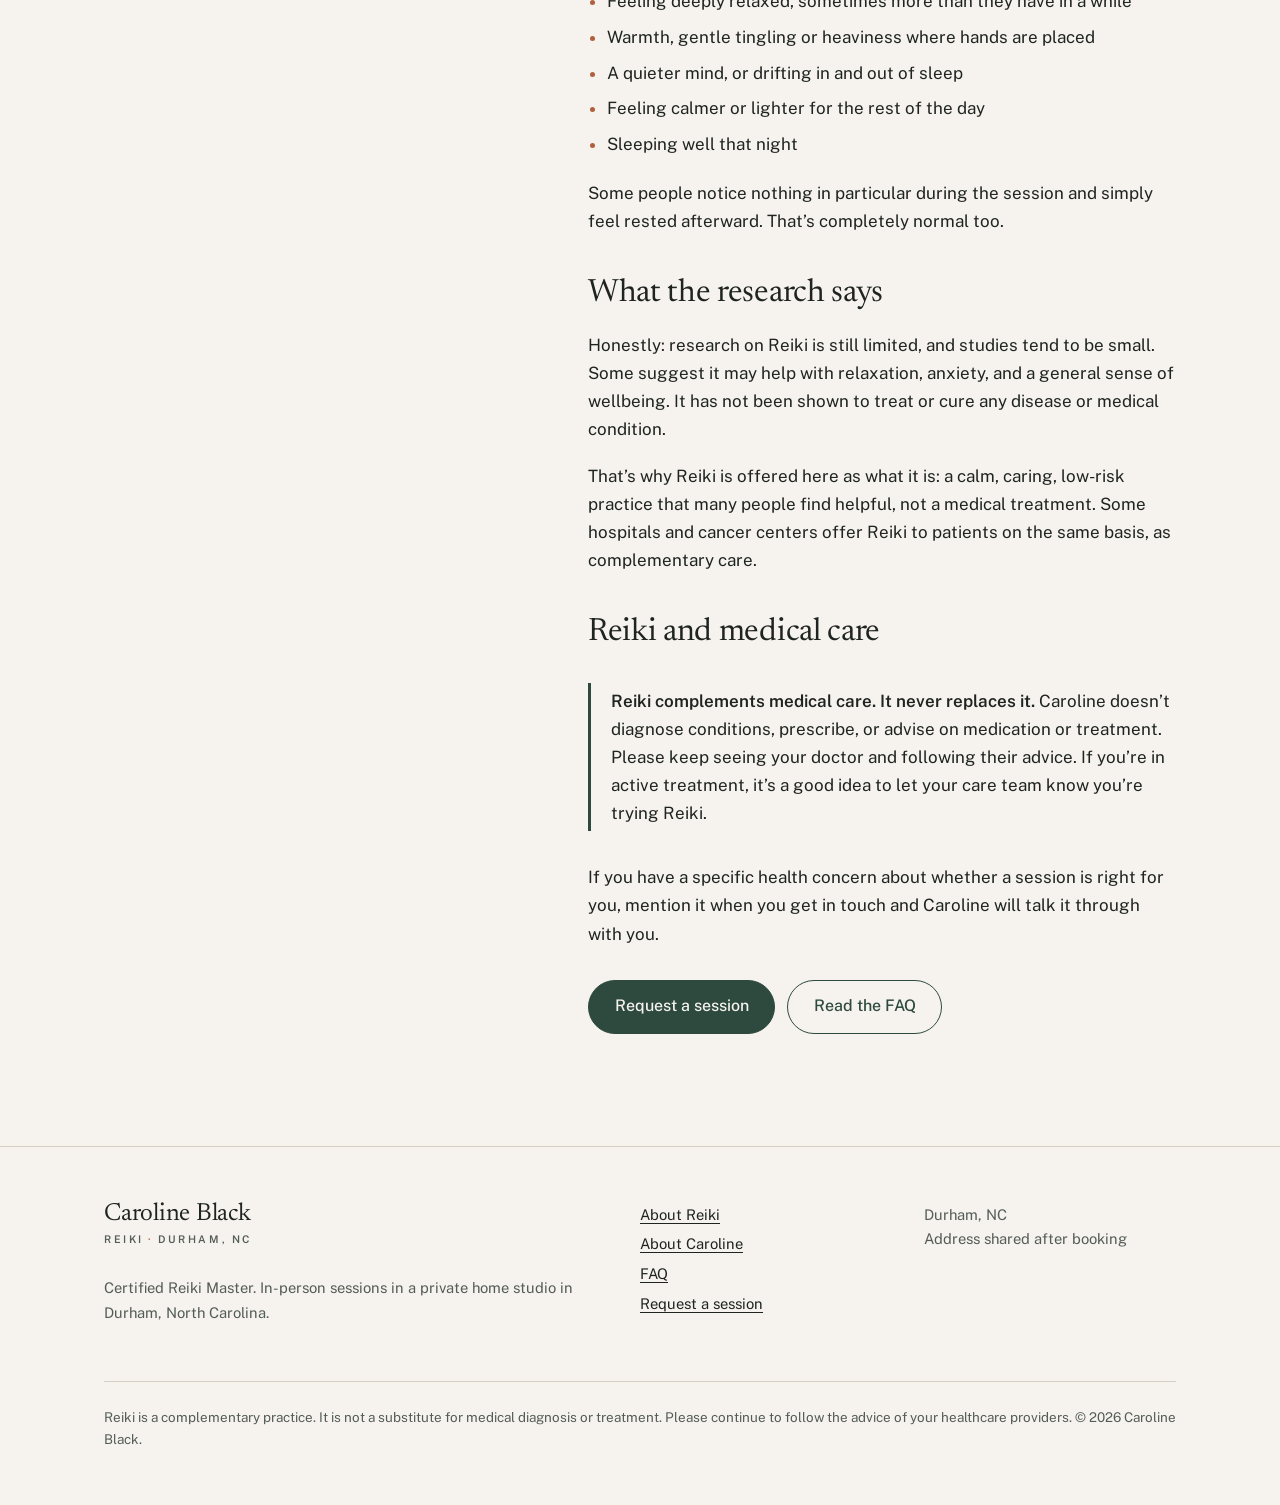
<file: reiki.html>
<!doctype html>
<html lang="en">
<head>
  <meta charset="utf-8">
  <meta name="viewport" content="width=device-width, initial-scale=1">
  <title>About Reiki · Caroline Black Reiki</title>
  <meta name="description" content="A plain-language explanation of Reiki: what it is, what happens in a session, and how it fits alongside medical care.">
  <!-- PROTOTYPE: keeps search engines from indexing placeholder content. Remove at launch. -->
  <meta name="robots" content="noindex">
  <meta name="theme-color" content="#F6F3EE">
  <link rel="icon" href="favicon.svg" type="image/svg+xml">
  <link rel="preconnect" href="https://fonts.googleapis.com">
  <link rel="preconnect" href="https://fonts.gstatic.com" crossorigin>
  <link href="https://fonts.googleapis.com/css2?family=Newsreader:ital,opsz,wght@0,6..72,400;0,6..72,500;1,6..72,400&family=Public+Sans:wght@400;500;600&display=swap" rel="stylesheet">
  <link rel="stylesheet" href="css/style.css">
  <script>document.documentElement.classList.add("js")</script>
  <script src="js/site.js" defer></script>
</head>
<body>
  <a class="skip-link" href="#main">Skip to content</a>
  <!-- PROTOTYPE BANNER: delete this div at launch -->
  <div class="proto-banner">Prototype for review. Highlighted <strong>[[PLACEHOLDER]]</strong> text is still to be written.</div>

  <header class="site-header">
    <div class="wrap">
      <a class="wordmark" href="index.html" aria-label="Caroline Black Reiki, home">
        <span class="wordmark__name">Caroline Black</span>
        <span class="wordmark__sub">Reiki <span aria-hidden="true">·</span> Durham, NC</span>
      </a>
      <button class="nav-toggle" type="button" aria-expanded="false" aria-controls="site-nav">Menu</button>
      <nav id="site-nav" class="site-nav" aria-label="Main">
        <ul>
          <li><a href="index.html">Home</a></li>
          <li><a href="reiki.html" aria-current="page">About Reiki</a></li>
          <li><a href="about.html">About Caroline</a></li>
          <li><a href="faq.html">FAQ</a></li>
          <li><a href="contact.html" class="nav-cta">Request a session</a></li>
        </ul>
      </nav>
    </div>
  </header>

  <main id="main">
  <header class="page-head">
    <div class="wrap">
      <p class="eyebrow">About Reiki</p>
      <h1>Reiki, in plain language.</h1>
      <p class="lede">What it is, what actually happens in a session, what people tend to notice, and what it isn’t.</p>
    </div>
  </header>

  <section class="section" style="padding-top:0">
    <div class="wrap split">
      <nav aria-label="On this page">
        <p class="eyebrow">On this page</p>
        <ul class="prose" style="list-style:none;padding:0">
          <li><a href="#what">What Reiki is</a></li>
          <li><a href="#session">What happens in a session</a></li>
          <li><a href="#notice">What people often notice</a></li>
          <li><a href="#evidence">What the research says</a></li>
          <li><a href="#medical">Reiki and medical care</a></li>
        </ul>
      </nav>

      <div class="prose">
        <h2 id="what">What Reiki is</h2>
        <p>Reiki is a gentle, hands-on practice that began in Japan in the early 1920s with a teacher named Mikao Usui. The word roughly translates as “universal life energy.”</p>
        <p>In a session, the practitioner rests their hands lightly on, or just above, different areas of the body for a few minutes at a time. There’s no pressure, massage or manipulation. Practitioners describe it as supporting the body’s own capacity to relax and rebalance.</p>
        <p>You don’t need to share any particular belief about energy to come for a session. Plenty of people simply find it deeply restful.</p>

        <h2 id="session">What happens in a session</h2>
        <ul>
          <li><strong>You stay fully clothed.</strong> Just take off your shoes. Comfortable clothes are best.</li>
          <li><strong>You lie on a padded table,</strong> face up, with pillows and a blanket. If lying flat isn’t comfortable, we can adjust or you can sit in a chair.</li>
          <li><strong>Touch is light, or none at all.</strong> Caroline’s hands rest gently on places like the head, shoulders, torso, knees and feet. If you’d prefer no touch, she holds her hands a few inches above the body instead. You can change your mind at any point.</li>
          <li><strong>It’s quiet.</strong> There may be soft music, or silence if you prefer. You don’t need to do anything. Talking is fine; so is falling asleep.</li>
          <li><strong>Afterward</strong> there’s time to sit up slowly, have some water and ask any questions.</li>
        </ul>
        <p>A session typically lasts about an hour. <span class="ph">[[PLACEHOLDER: confirm session lengths]]</span></p>

        <h2 id="notice">What people often notice</h2>
        <p>Everyone’s experience is different, and there’s no right way for a session to feel. People commonly mention:</p>
        <ul>
          <li>Feeling deeply relaxed, sometimes more than they have in a while</li>
          <li>Warmth, gentle tingling or heaviness where hands are placed</li>
          <li>A quieter mind, or drifting in and out of sleep</li>
          <li>Feeling calmer or lighter for the rest of the day</li>
          <li>Sleeping well that night</li>
        </ul>
        <p>Some people notice nothing in particular during the session and simply feel rested afterward. That’s completely normal too.</p>

        <h2 id="evidence">What the research says</h2>
        <p>Honestly: research on Reiki is still limited, and studies tend to be small. Some suggest it may help with relaxation, anxiety, and a general sense of wellbeing. It has not been shown to treat or cure any disease or medical condition.</p>
        <p>That’s why Reiki is offered here as what it is: a calm, caring, low-risk practice that many people find helpful, not a medical treatment. Some hospitals and cancer centers offer Reiki to patients on the same basis, as complementary care.</p>

        <h2 id="medical">Reiki and medical care</h2>
        <div class="note">
          <p><strong>Reiki complements medical care. It never replaces it.</strong> Caroline doesn’t diagnose conditions, prescribe, or advise on medication or treatment. Please keep seeing your doctor and following their advice. If you’re in active treatment, it’s a good idea to let your care team know you’re trying Reiki.</p>
        </div>
        <p>If you have a specific health concern about whether a session is right for you, mention it when you get in touch and Caroline will talk it through with you.</p>

        <div class="btn-row">
          <a class="btn" href="contact.html">Request a session</a>
          <a class="btn btn--ghost" href="faq.html">Read the FAQ</a>
        </div>
      </div>
    </div>
  </section>
  </main>

  <footer class="site-footer">
    <div class="wrap">
      <div class="footer-grid">
        <div>
          <p class="wordmark" style="padding:0"><span class="wordmark__name">Caroline Black</span><span class="wordmark__sub">Reiki <span aria-hidden="true">·</span> Durham, NC</span></p>
          <p style="margin-top:1rem">Certified Reiki Master. In-person sessions in a private home studio in Durham, North Carolina.</p>
        </div>
        <nav aria-label="Footer">
          <ul>
            <li><a href="reiki.html">About Reiki</a></li>
            <li><a href="about.html">About Caroline</a></li>
            <li><a href="faq.html">FAQ</a></li>
            <li><a href="contact.html">Request a session</a></li>
          </ul>
        </nav>
        <div>
          <p>Durham, NC<br>Address shared after booking</p>
        </div>
      </div>
      <p class="fine">Reiki is a complementary practice. It is not a substitute for medical diagnosis or treatment. Please continue to follow the advice of your healthcare providers. &copy; 2026 Caroline Black.</p>
    </div>
  </footer>
</body>
</html>
</file>
<file: css/style.css>
/* ==========================================================================
   Caroline Black Reiki — prototype stylesheet
   Palette + type are a PROPOSAL. All colours live in :root below so they
   can be swapped in one place.
   ========================================================================== */

:root {
  /* Palette (proposal) */
  --paper:      #F6F3EE;  /* warm off-white page background        */
  --paper-2:    #ECE6DD;  /* slightly deeper panel / card tone      */
  --ink:        #1F2421;  /* body text, near-black with green cast  */
  --ink-soft:   #545C57;  /* secondary text                         */
  --pine:       #2E4A3F;  /* primary accent: deep Carolina pine     */
  --pine-dark:  #233A31;
  --clay:       #B0603C;  /* small warm accent, decorative only     */
  --line:       #D6CFC4;  /* hairlines and borders                  */
  --ph-bg:      #FFF4C7;  /* placeholder highlight                  */
  --ph-line:    #C9A227;

  /* Type */
  --serif: "Newsreader", Georgia, "Times New Roman", serif;
  --sans:  "Public Sans", system-ui, -apple-system, "Segoe UI", sans-serif;

  --measure: 38rem;
  --wrap: 72rem;
  --gutter: clamp(1rem, 4vw, 2.5rem);
  --radius: 4px;
}

*, *::before, *::after { box-sizing: border-box; }

html { -webkit-text-size-adjust: 100%; }

body {
  margin: 0;
  background: var(--paper);
  color: var(--ink);
  font-family: var(--sans);
  font-size: 1.0625rem;
  line-height: 1.65;
  -webkit-font-smoothing: antialiased;
}

img { max-width: 100%; display: block; }

a { color: var(--pine); text-underline-offset: 0.18em; text-decoration-thickness: 1px; }
a:hover { color: var(--pine-dark); text-decoration-thickness: 2px; }

:focus-visible {
  outline: 3px solid var(--clay);
  outline-offset: 3px;
  border-radius: 2px;
}

h1, h2, h3 {
  font-family: var(--serif);
  font-weight: 400;
  line-height: 1.15;
  letter-spacing: -0.01em;
  margin: 0 0 0.6em;
}
h1 { font-size: clamp(2.4rem, 6vw, 4.25rem); }
h2 { font-size: clamp(1.75rem, 3.6vw, 2.6rem); }
h3 { font-size: 1.35rem; }

p { margin: 0 0 1.1em; max-width: var(--measure); }

.eyebrow {
  font-family: var(--sans);
  font-size: 0.78rem;
  font-weight: 600;
  letter-spacing: 0.14em;
  text-transform: uppercase;
  color: var(--ink-soft);
  margin: 0 0 1.1rem;
}

.lede {
  font-family: var(--serif);
  font-size: clamp(1.2rem, 2.2vw, 1.5rem);
  line-height: 1.45;
  color: var(--ink);
  max-width: 34rem;
}

.wrap {
  max-width: var(--wrap);
  margin: 0 auto;
  padding: 0 var(--gutter);
}

.skip-link {
  position: absolute;
  left: -9999px;
  top: 0;
  background: var(--ink);
  color: var(--paper);
  padding: 0.6rem 1rem;
  z-index: 100;
}
.skip-link:focus { left: 1rem; top: 1rem; color: var(--paper); }

/* ---- Prototype banner (delete when going live) ------------------------- */
.proto-banner {
  background: var(--ink);
  color: var(--paper);
  font-size: 0.82rem;
  text-align: center;
  padding: 0.45rem var(--gutter);
}
.proto-banner strong { color: var(--ph-bg); font-weight: 600; }

/* ---- Header ------------------------------------------------------------- */
.site-header {
  border-bottom: 1px solid var(--line);
}
.site-header .wrap {
  display: flex;
  align-items: center;
  justify-content: space-between;
  gap: 1rem;
  min-height: 5rem;
  flex-wrap: wrap;
}

.wordmark {
  text-decoration: none;
  color: var(--ink);
  display: inline-flex;
  flex-direction: column;
  line-height: 1;
  padding: 0.75rem 0;
}
.wordmark:hover { color: var(--ink); }
.wordmark__name {
  font-family: var(--serif);
  font-size: 1.55rem;
  letter-spacing: -0.01em;
}
.wordmark__sub {
  font-size: 0.66rem;
  font-weight: 600;
  letter-spacing: 0.24em;
  text-transform: uppercase;
  color: var(--ink-soft);
  margin-top: 0.4rem;
}
.wordmark__sub span { color: var(--clay); }

.nav-toggle {
  display: none;
  font: inherit;
  font-size: 0.9rem;
  background: none;
  border: 1px solid var(--line);
  border-radius: var(--radius);
  padding: 0.5rem 0.9rem;
  color: var(--ink);
  cursor: pointer;
  min-height: 44px;
}

.site-nav ul {
  list-style: none;
  margin: 0;
  padding: 0;
  display: flex;
  gap: 0.25rem 1.75rem;
  flex-wrap: wrap;
  align-items: center;
}
.site-nav a {
  text-decoration: none;
  color: var(--ink);
  font-size: 0.95rem;
  padding: 0.5rem 0;
  display: inline-block;
  border-bottom: 1px solid transparent;
}
.site-nav a:hover { border-bottom-color: var(--ink); }
.site-nav a[aria-current="page"] { border-bottom-color: var(--clay); }
.site-nav a.nav-cta {
  border: 1px solid var(--pine);
  color: var(--pine);
  border-radius: 999px;
  padding: 0.45rem 1.1rem;
}
.site-nav a.nav-cta:hover,
.site-nav a.nav-cta[aria-current="page"] { background: var(--pine); color: var(--paper); }

@media (max-width: 820px) {
  .js .nav-toggle { display: inline-block; }
  .js .site-nav { display: none; width: 100%; padding-bottom: 1rem; }
  .js .site-nav.is-open { display: block; }
  .js .site-nav ul { flex-direction: column; align-items: flex-start; gap: 0; }
  .js .site-nav li { width: 100%; border-top: 1px solid var(--line); }
  .js .site-nav a { padding: 0.85rem 0; width: 100%; }
  .js .site-nav a.nav-cta { border: 0; border-radius: 0; padding: 0.85rem 0; }
  .js .site-nav a.nav-cta,
  .js .site-nav a.nav-cta:hover,
  .js .site-nav a.nav-cta[aria-current="page"] { background: none; color: var(--pine); font-weight: 600; }
  .js .site-nav a[aria-current="page"] { border-bottom-color: transparent; box-shadow: inset 3px 0 0 var(--clay); padding-left: 0.75rem; }
}

/* ---- Buttons ------------------------------------------------------------ */
.btn {
  display: inline-flex;
  align-items: center;
  justify-content: center;
  gap: 0.5rem;
  min-height: 48px;
  padding: 0.8rem 1.6rem;
  border-radius: 999px;
  font: inherit;
  font-size: 1rem;
  font-weight: 500;
  text-decoration: none;
  cursor: pointer;
  border: 1px solid var(--pine);
  background: var(--pine);
  color: var(--paper);
  transition: background 0.15s ease;
}
.btn:hover { background: var(--pine-dark); color: var(--paper); }
.btn--ghost { background: transparent; color: var(--pine); }
.btn--ghost:hover { background: var(--paper-2); color: var(--pine-dark); }
.btn-row { display: flex; flex-wrap: wrap; gap: 0.75rem; margin-top: 2rem; }

/* ---- Sections ----------------------------------------------------------- */
.section { padding: clamp(3.5rem, 9vw, 7rem) 0; }
.section + .section { border-top: 1px solid var(--line); }
.section--tint { background: var(--paper-2); border-top: 0 !important; }
.section--tint + .section { border-top: 0; }

.hero { padding: clamp(4rem, 12vw, 9rem) 0 clamp(3.5rem, 9vw, 7rem); }
.hero h1 { max-width: 15ch; }

.page-head { padding: clamp(3.5rem, 9vw, 6.5rem) 0 clamp(2rem, 5vw, 3.5rem); }
.page-head h1 { max-width: 18ch; }

/* Two-column: heading left, body right */
.split {
  display: grid;
  grid-template-columns: minmax(0, 1fr);
  gap: 1.5rem 4rem;
}
@media (min-width: 900px) {
  .split { grid-template-columns: minmax(0, 5fr) minmax(0, 7fr); }
  .split > :first-child { position: sticky; top: 2rem; align-self: start; }
}

/* Numbered list of steps */
.steps { list-style: none; margin: 0; padding: 0; counter-reset: step; }
.steps li {
  counter-increment: step;
  display: grid;
  grid-template-columns: 3rem 1fr;
  gap: 0 1rem;
  padding: 1.5rem 0;
  border-top: 1px solid var(--line);
}
.steps li:last-child { border-bottom: 1px solid var(--line); }
.steps li::before {
  content: counter(step, decimal-leading-zero);
  font-family: var(--serif);
  font-size: 1.1rem;
  color: var(--clay);
  padding-top: 0.15rem;
}
.steps h3 { margin-bottom: 0.3rem; }
.steps p { margin: 0; color: var(--ink-soft); }

/* Who it's for */
.who {
  list-style: none;
  margin: 0;
  padding: 0;
  display: grid;
  grid-template-columns: repeat(auto-fill, minmax(15rem, 1fr));
  gap: 0;
  border-top: 1px solid var(--line);
}
.who li {
  padding: 1.5rem 1.5rem 1.5rem 0;
  border-bottom: 1px solid var(--line);
}
.who h3 { font-size: 1.25rem; margin-bottom: 0.35rem; }
.who p { margin: 0; color: var(--ink-soft); font-size: 0.98rem; }

/* Pricing cards */
.cards {
  display: grid;
  grid-template-columns: repeat(auto-fit, minmax(16rem, 1fr));
  gap: 1rem;
  margin-top: 2.5rem;
}
.card {
  background: var(--paper);
  border: 1px solid var(--line);
  border-radius: var(--radius);
  padding: 1.75rem;
}
.section--tint .card { background: var(--paper); }
.card h3 { margin-bottom: 0.25rem; }
.card .price {
  font-family: var(--serif);
  font-size: 1.6rem;
  margin: 0.75rem 0;
}
.card p { color: var(--ink-soft); font-size: 0.98rem; }

/* Callout / medical note */
.note {
  border-left: 3px solid var(--pine);
  padding: 0.25rem 0 0.25rem 1.25rem;
  margin: 2rem 0;
  max-width: var(--measure);
}
.note p { margin: 0; }
.note strong { font-weight: 600; }

.band {
  background: var(--pine);
  color: var(--paper);
}
.band h2 { color: var(--paper); }
.band p { color: #DCE3DE; }
.band a { color: var(--paper); }
.band .btn { background: var(--paper); color: var(--pine); border-color: var(--paper); }
.band .btn:hover { background: var(--paper-2); }

/* Prose pages */
.prose h2 { margin-top: 2.5rem; font-size: clamp(1.5rem, 2.8vw, 2rem); }
.prose h2:first-child { margin-top: 0; }
.prose ul { padding-left: 1.2rem; max-width: var(--measure); margin: 0 0 1.25em; }
.prose li { margin-bottom: 0.45em; }
.prose li::marker { color: var(--clay); }

/* FAQ */
.faq { border-top: 1px solid var(--line); max-width: 48rem; }
.faq details { border-bottom: 1px solid var(--line); }
.faq summary {
  cursor: pointer;
  list-style: none;
  font-family: var(--serif);
  font-size: 1.3rem;
  padding: 1.35rem 2.5rem 1.35rem 0;
  position: relative;
}
.faq summary::-webkit-details-marker { display: none; }
.faq summary::after {
  content: "+";
  position: absolute;
  right: 0.25rem;
  top: 1.2rem;
  font-family: var(--sans);
  font-weight: 300;
  font-size: 1.5rem;
  color: var(--pine);
}
.faq details[open] summary::after { content: "–"; }
.faq .answer { padding: 0 0 1.5rem; }
.faq .answer p:last-child { margin-bottom: 0; }

/* About page */
.profile {
  display: grid;
  grid-template-columns: minmax(0, 1fr);
  gap: 2.5rem 4rem;
  align-items: start;
}
@media (min-width: 900px) {
  .profile { grid-template-columns: minmax(0, 5fr) minmax(0, 7fr); }
}
.creds { list-style: none; margin: 1.5rem 0 0; padding: 0; border-top: 1px solid var(--line); }
.creds li { padding: 0.85rem 0; border-bottom: 1px solid var(--line); }

/* ---- Placeholders --------------------------------------------------------
   Everything Buster/Caroline still need to supply is wrapped in .ph and
   contains the literal text [[PLACEHOLDER: ...]] so it can be grepped.
   ------------------------------------------------------------------------- */
.ph {
  background: var(--ph-bg);
  outline: 1px dashed var(--ph-line);
  padding: 0.05em 0.35em;
  border-radius: 2px;
  font-family: var(--sans);
  font-size: 0.92em;
  color: #5A4500;
}
div.ph, p.ph { display: block; padding: 0.9rem 1rem; max-width: var(--measure); }

.photo-ph {
  margin: 0;
  aspect-ratio: 4 / 5;
  width: 100%;
  background:
    linear-gradient(135deg, rgba(46,74,63,0.10), rgba(176,96,60,0.10)),
    var(--paper-2);
  border: 1px dashed var(--ph-line);
  border-radius: var(--radius);
  display: flex;
  align-items: flex-end;
  padding: 1rem;
  font-size: 0.85rem;
  color: #5A4500;
}
.photo-ph--wide { aspect-ratio: 16 / 9; }
.photo-ph span { background: var(--ph-bg); padding: 0.2rem 0.5rem; border-radius: 2px; }

/* ---- Contact form ------------------------------------------------------- */
.contact-grid {
  display: grid;
  grid-template-columns: minmax(0, 1fr);
  gap: 3rem 4rem;
}
@media (min-width: 900px) {
  .contact-grid { grid-template-columns: minmax(0, 7fr) minmax(0, 4fr); }
}

.form { max-width: 40rem; }
.field { margin-bottom: 1.5rem; }
.field label,
.field legend {
  display: block;
  font-weight: 500;
  margin-bottom: 0.4rem;
  padding: 0;
}
.field .hint { display: block; font-size: 0.88rem; color: var(--ink-soft); font-weight: 400; margin-top: 0.1rem; }
.req { color: var(--clay); }

input[type="text"],
input[type="email"],
input[type="tel"],
textarea {
  width: 100%;
  font: inherit;
  color: var(--ink);
  background: #FFFDF9;
  border: 1px solid #A9A196;
  border-radius: var(--radius);
  padding: 0.75rem 0.9rem;
  min-height: 48px;
}
textarea { min-height: 8rem; resize: vertical; }
input:focus, textarea:focus { border-color: var(--pine); outline: 2px solid var(--pine); outline-offset: 0; }

fieldset { border: 0; margin: 0; padding: 0; min-width: 0; }
.checks { display: flex; flex-wrap: wrap; gap: 0.5rem; margin-top: 0.25rem; }
.check {
  position: relative;
}
.check input {
  position: absolute;
  opacity: 0;
  width: 1px; height: 1px;
}
.check span {
  display: inline-flex;
  align-items: center;
  min-height: 44px;
  padding: 0.5rem 1rem;
  border: 1px solid #A9A196;
  border-radius: 999px;
  background: #FFFDF9;
  cursor: pointer;
  font-size: 0.95rem;
  user-select: none;
}
.check input:checked + span { background: var(--pine); border-color: var(--pine); color: var(--paper); }
.check input:focus-visible + span { outline: 3px solid var(--clay); outline-offset: 2px; }

.hp { position: absolute; left: -9999px; }

.form-status {
  margin-top: 1.25rem;
  padding: 1rem 1.15rem;
  border-radius: var(--radius);
  display: none;
}
.form-status.is-visible { display: block; }
.form-status.ok   { background: #E3ECE6; border: 1px solid var(--pine); }
.form-status.err  { background: #F6E3DA; border: 1px solid var(--clay); }
.form-status.demo { background: var(--ph-bg); border: 1px dashed var(--ph-line); }

.aside h2 { font-size: 1.5rem; }
.aside dl { margin: 0; border-top: 1px solid var(--line); }
.aside dt { font-size: 0.78rem; font-weight: 600; letter-spacing: 0.12em; text-transform: uppercase; color: var(--ink-soft); padding-top: 1rem; }
.aside dd { margin: 0.2rem 0 0; padding-bottom: 1rem; border-bottom: 1px solid var(--line); }

/* ---- Footer ------------------------------------------------------------- */
.site-footer {
  border-top: 1px solid var(--line);
  padding: 3.5rem 0 2.5rem;
  font-size: 0.92rem;
  color: var(--ink-soft);
}
.footer-grid {
  display: grid;
  grid-template-columns: minmax(0, 1fr);
  gap: 2rem;
}
@media (min-width: 760px) {
  .footer-grid { grid-template-columns: 2fr 1fr 1fr; }
}
.site-footer ul { list-style: none; margin: 0; padding: 0; }
.site-footer li { margin-bottom: 0.35rem; }
.site-footer a { color: var(--ink); }
.site-footer .fine { margin-top: 2.5rem; padding-top: 1.5rem; border-top: 1px solid var(--line); font-size: 0.84rem; max-width: none; }

@media (prefers-reduced-motion: reduce) {
  * { transition: none !important; scroll-behavior: auto !important; }
}

@media print {
  .proto-banner, .site-nav, .nav-toggle, .band { display: none; }
}
</file>
